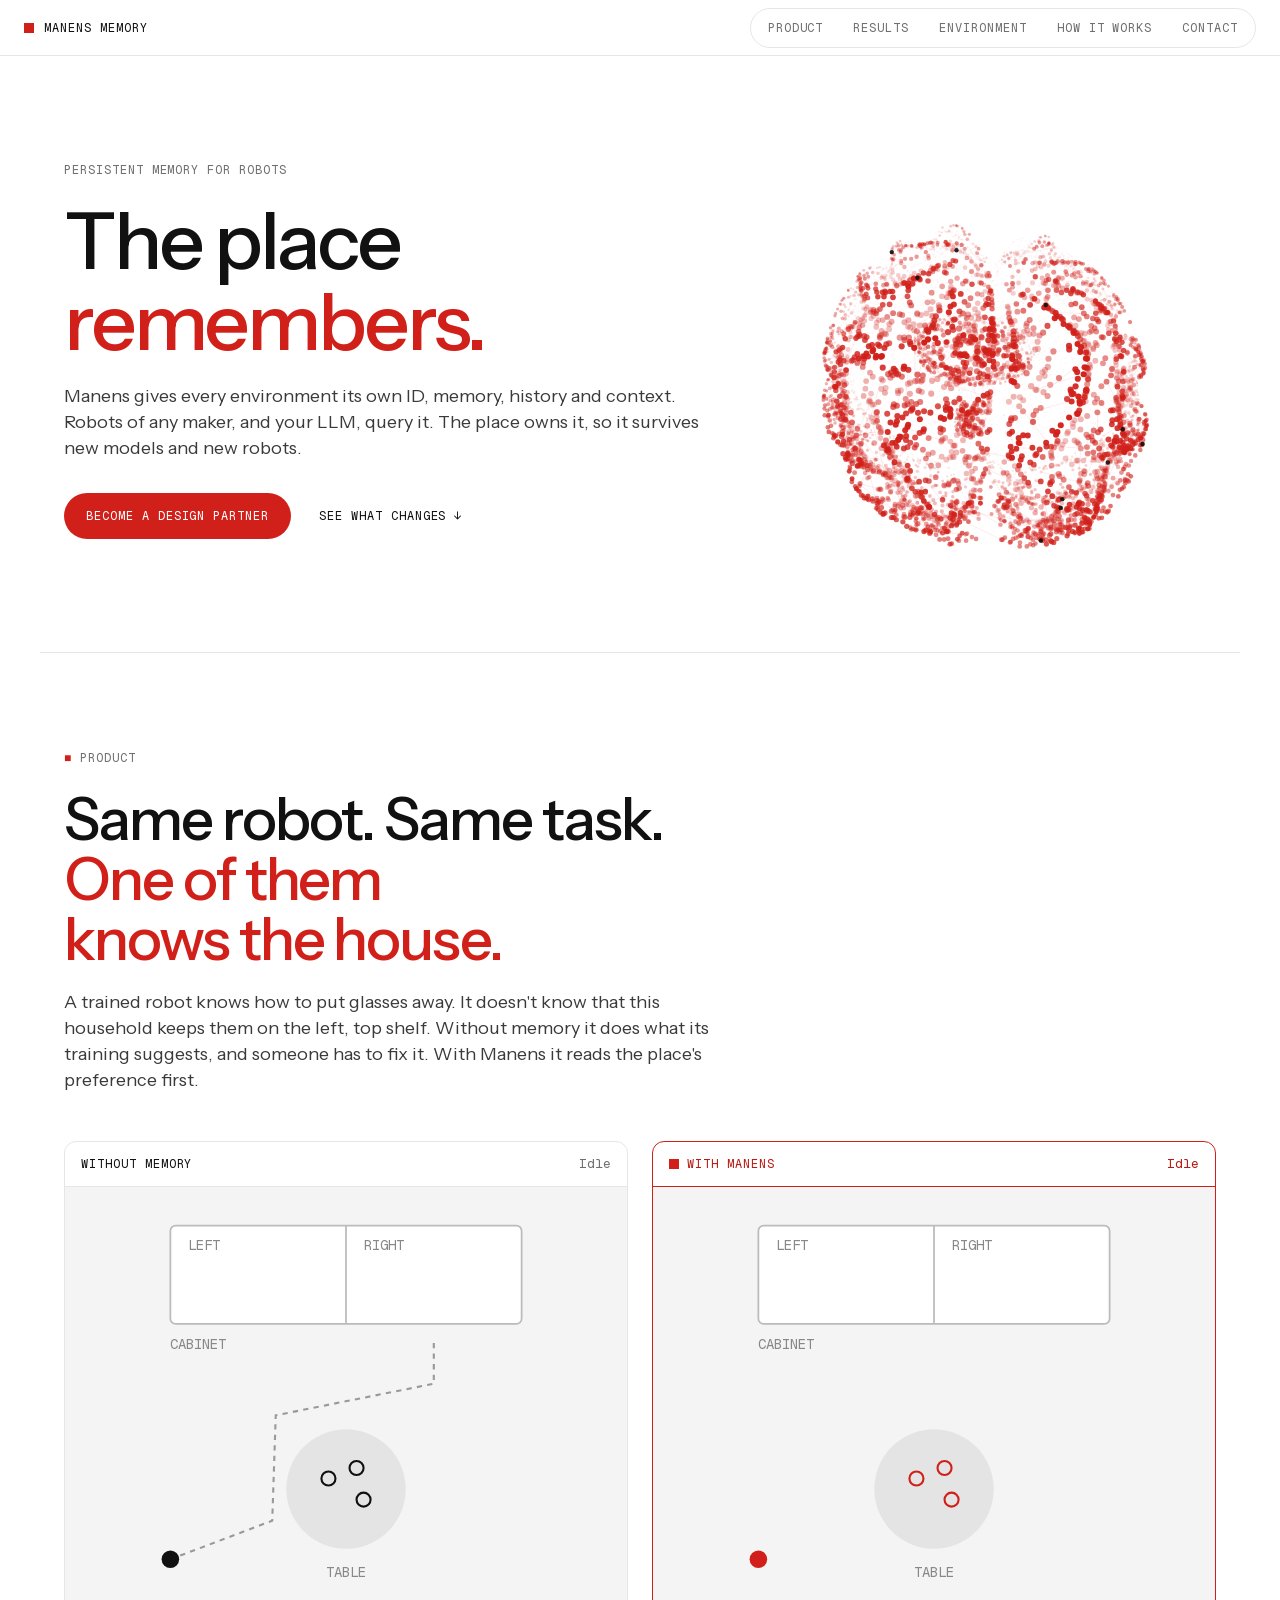
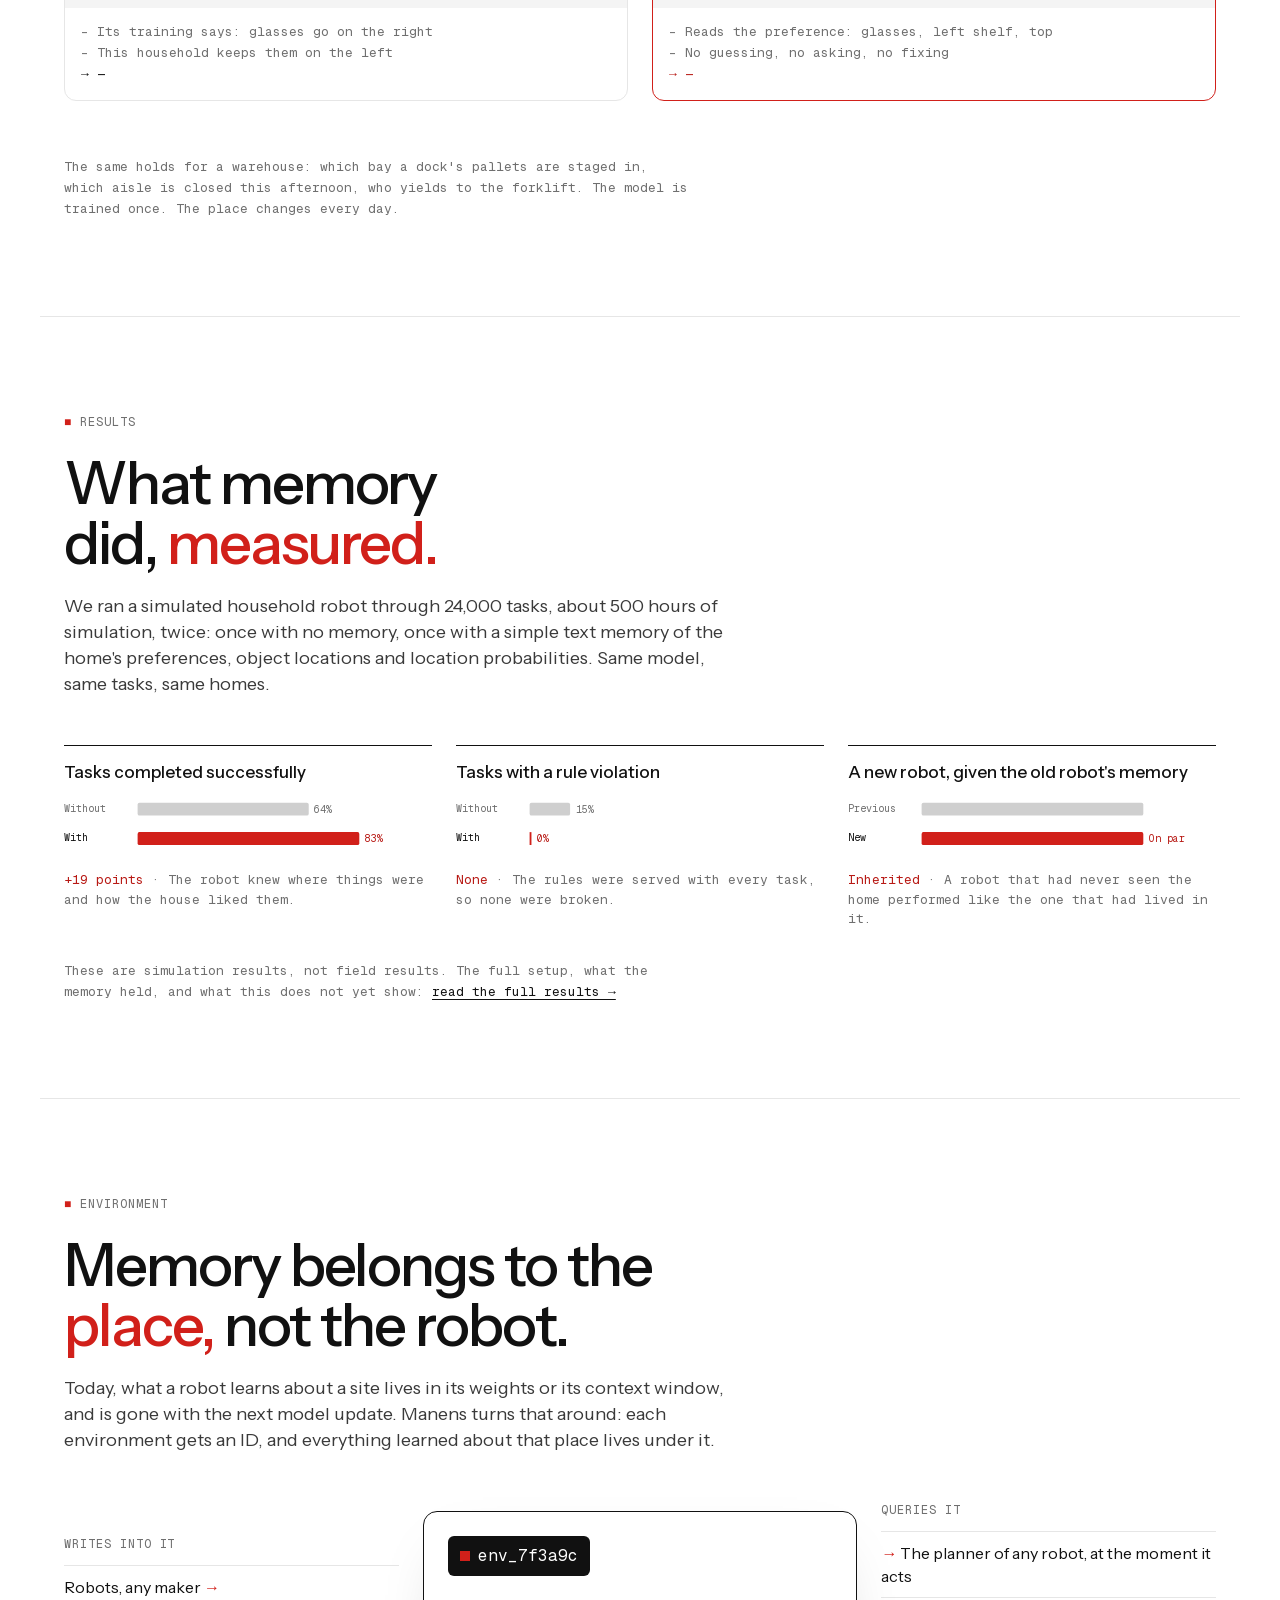
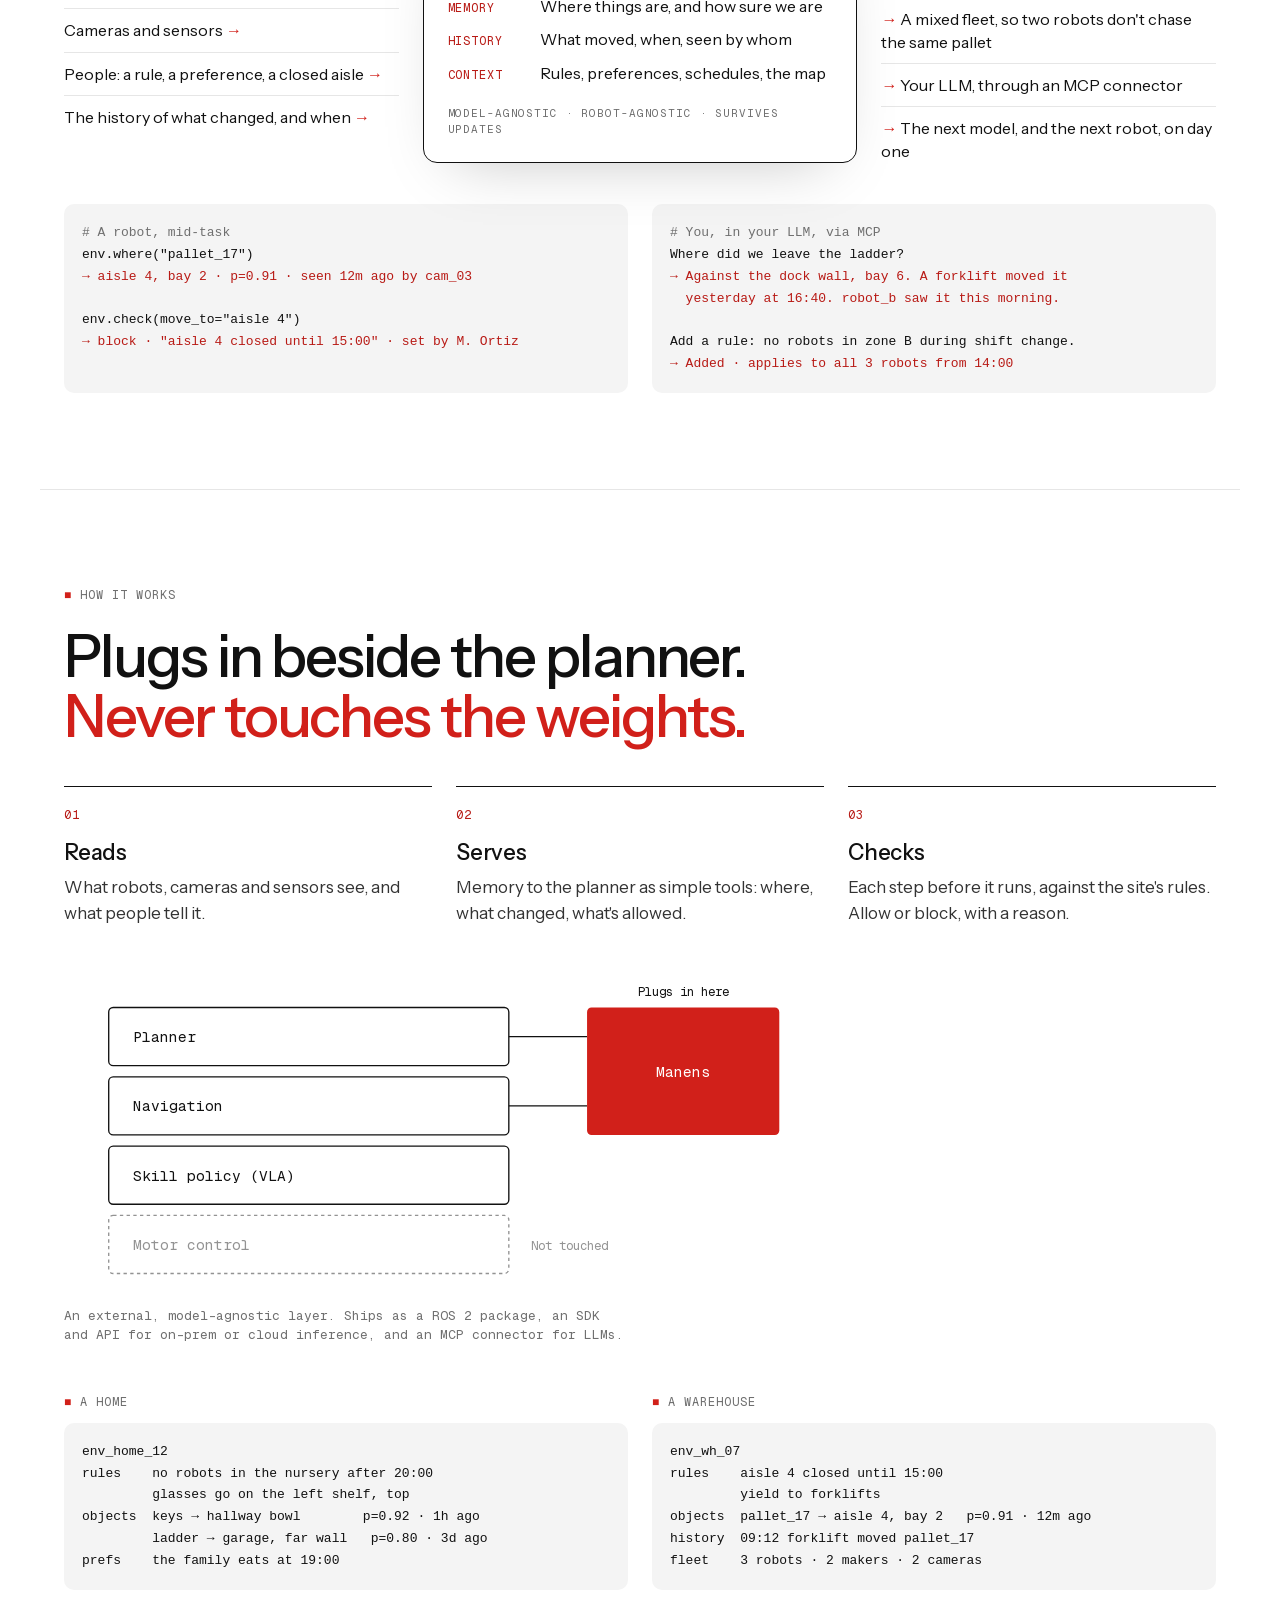
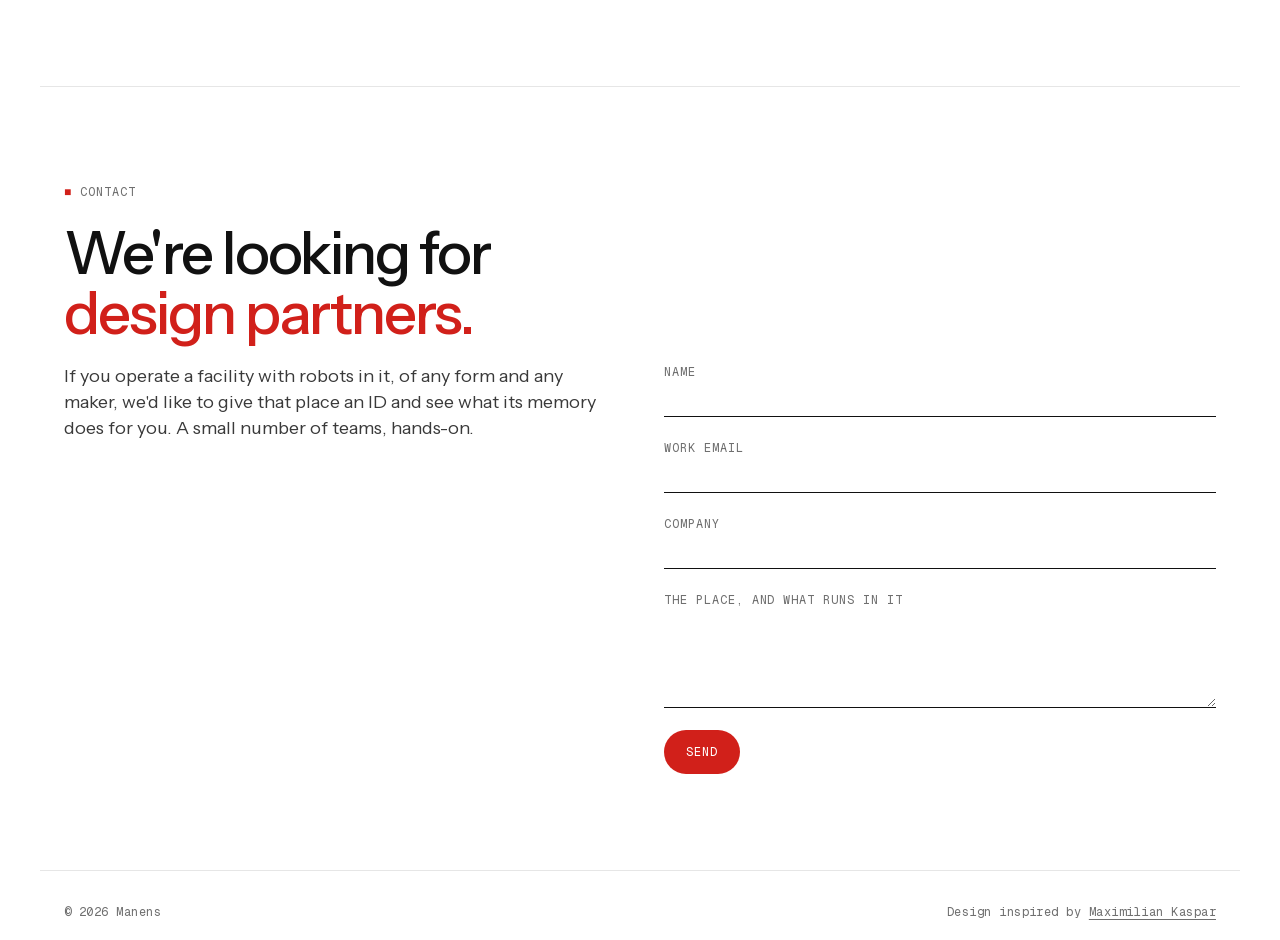
<file: index.html>
<!DOCTYPE html>
<html lang="en">
<head>
<meta charset="utf-8">
<meta name="viewport" content="width=device-width, initial-scale=1">
<meta http-equiv="Content-Security-Policy" content="default-src 'none'; style-src 'self'; script-src 'self'; font-src 'self'; img-src 'self' data:; base-uri 'none'; form-action https://api.web3forms.com">
<meta name="referrer" content="strict-origin-when-cross-origin">
<meta name="robots" content="index, follow">

<title>Manens – The place remembers</title>
<meta name="description" content="Manens gives every environment its own ID, memory, history and context. Robots of any maker and your LLM query it. The place owns it, so it survives new models and new robots.">
<meta name="theme-color" content="#ffffff">
<meta name="color-scheme" content="light">

<meta property="og:type" content="website">
<meta property="og:site_name" content="Manens">
<meta property="og:title" content="Manens – The place remembers">
<meta property="og:description" content="A persistent, model-agnostic memory layer owned by the environment, not the robot. Queryable by robots and LLMs.">

<link rel="icon" href="favicon.svg" type="image/svg+xml">
<link rel="preload" href="fonts/instrument-sans-var-latin.woff2" as="font" type="font/woff2" crossorigin>
<link rel="preload" href="fonts/geist-mono-400-latin.woff2" as="font" type="font/woff2" crossorigin>
<link rel="stylesheet" href="style.css">
</head>
<body>

<a class="skip-link" href="#main">Skip to content</a>

<header class="nav">
  <a class="wordmark" href="#top">
    <span class="blink" aria-hidden="true"></span>
    <span>Manens Memory</span>
  </a>
  <nav class="tabs" aria-label="Sections">
    <a href="#product" data-tab="product">Product</a>
    <a href="#results" data-tab="results">Results</a>
    <a href="#environment" data-tab="environment">Env<span class="tab-long">ironment</span></a>
    <a href="#how" data-tab="how">How<span class="tab-long"> it works</span></a>
    <a href="#contact" data-tab="contact">Contact</a>
  </nav>
</header>

<main id="main">

  <!-- ───────── hero ───────── -->
  <section class="hero" id="top">
    <div class="hero-copy">
      <p class="eyebrow">Persistent memory for robots</p>
      <h1 class="display">The place <em>remembers.</em></h1>
      <p class="lede">Manens gives every environment its own ID, memory, history and context. Robots of any maker, and your LLM, query it. The place owns it, so it survives new models and new robots.</p>
      <div class="actions">
        <a class="btn" href="#contact">Become a design partner</a>
        <a class="link" href="#product">See what changes ↓</a>
      </div>
    </div>

    <div class="brain" aria-hidden="true">
      <canvas id="brain"></canvas>
    </div>
  </section>

  <!-- ───────── product: with vs without ───────── -->
  <section class="section" id="product">
    <p class="label">Product</p>
    <h2 class="display">Same robot. Same task. <em class="line">One of them knows the house.</em></h2>
    <p class="lede">A trained robot knows how to put glasses away. It doesn't know that this household keeps them on the left, top shelf. Without memory it does what its training suggests, and someone has to fix it. With Manens it reads the place's preference first.</p>

    <div class="compare" data-compare>
      <figure class="panel panel-without">
        <figcaption class="panel-head">
          <span>Without memory</span>
          <span class="status" data-status="without">Idle</span>
        </figcaption>
        <svg viewBox="0 0 320 240" class="floor" role="img" aria-label="The robot puts the glasses on the wrong shelf; a person moves them">
          <rect width="320" height="240" fill="#f4f4f4"/>
          <!-- cabinet -->
          <rect x="60" y="22" width="200" height="56" rx="3" fill="#fff" stroke="#bbb"/>
          <path d="M160 22v56" stroke="#bbb"/>
          <text x="70" y="36" font-family="Geist Mono, monospace" font-size="8" fill="#888">LEFT</text>
          <text x="170" y="36" font-family="Geist Mono, monospace" font-size="8" fill="#888">RIGHT</text>
          <text x="60" y="92" font-family="Geist Mono, monospace" font-size="8" fill="#888">CABINET</text>
          <!-- table -->
          <circle cx="160" cy="172" r="34" fill="#e4e4e4"/>
          <text x="160" y="222" text-anchor="middle" font-family="Geist Mono, monospace" font-size="8" fill="#888">TABLE</text>
          <!-- glasses -->
          <g data-glasses fill="none" stroke="#111" stroke-width="1.2">
            <circle cx="150" cy="166" r="4"/><circle cx="166" cy="160" r="4"/><circle cx="170" cy="178" r="4"/>
          </g>
          <path data-route d="M60 212 L118 190 L120 130 L210 112 L210 86" fill="none" stroke="#999" stroke-width="1.2" stroke-dasharray="3 3"/>
          <circle data-bot r="5" cx="60" cy="212" fill="#111"/>
          <g data-flag opacity="0">
            <path d="M203 48l14 14M217 48l-14 14" stroke="#111" stroke-width="1.6"/>
            <text x="160" y="110" text-anchor="middle" font-family="Geist Mono, monospace" font-size="9" fill="#111">A person moves them to the left. Again.</text>
          </g>
        </svg>
        <ul class="panel-notes">
          <li>Its training says: glasses go on the right</li>
          <li>This household keeps them on the left</li>
          <li data-result="without">—</li>
        </ul>
      </figure>

      <figure class="panel panel-with">
        <figcaption class="panel-head">
          <span><span class="blink" aria-hidden="true"></span>With Manens</span>
          <span class="status" data-status="with">Idle</span>
        </figcaption>
        <svg viewBox="0 0 320 240" class="floor" role="img" aria-label="The robot reads the household preference and puts the glasses on the left shelf">
          <rect width="320" height="240" fill="#f4f4f4"/>
          <rect x="60" y="22" width="200" height="56" rx="3" fill="#fff" stroke="#bbb"/>
          <path d="M160 22v56" stroke="#bbb"/>
          <text x="70" y="36" font-family="Geist Mono, monospace" font-size="8" fill="#888">LEFT</text>
          <text x="170" y="36" font-family="Geist Mono, monospace" font-size="8" fill="#888">RIGHT</text>
          <text x="60" y="92" font-family="Geist Mono, monospace" font-size="8" fill="#888">CABINET</text>
          <circle cx="160" cy="172" r="34" fill="#e4e4e4"/>
          <text x="160" y="222" text-anchor="middle" font-family="Geist Mono, monospace" font-size="8" fill="#888">TABLE</text>
          <g data-glasses fill="none" stroke="#d1201a" stroke-width="1.2">
            <circle cx="150" cy="166" r="4"/><circle cx="166" cy="160" r="4"/><circle cx="170" cy="178" r="4"/>
          </g>
          <path data-route d="M60 212 L118 190 L120 130 L110 112 L110 86" fill="none" stroke="#d1201a" stroke-width="1.4"/>
          <circle data-bot r="5" cx="60" cy="212" fill="#d1201a"/>
          <text data-flag x="160" y="110" text-anchor="middle" font-family="Geist Mono, monospace" font-size="9" fill="#d1201a" opacity="0">env_home_12 · glasses → left shelf, top · p=0.97</text>
        </svg>
        <ul class="panel-notes">
          <li>Reads the preference: glasses, left shelf, top</li>
          <li>No guessing, no asking, no fixing</li>
          <li data-result="with">—</li>
        </ul>
      </figure>
    </div>

    <p class="compare-note">The same holds for a warehouse: which bay a dock's pallets are staged in, which aisle is closed this afternoon, who yields to the forklift. The model is trained once. The place changes every day.</p>
  </section>

  <!-- ───────── results ───────── -->
  <section class="section" id="results">
    <p class="label">Results</p>
    <h2 class="display">What memory did, <em>measured.</em></h2>
    <p class="lede">We ran a simulated household robot through 24,000 tasks, about 500 hours of simulation, twice: once with no memory, once with a simple text memory of the home's preferences, object locations and location probabilities. Same model, same tasks, same homes.</p>

    <div class="results">
      <div class="result">
        <p class="result-title">Tasks completed successfully</p>
        <svg viewBox="0 0 400 64" class="bars" role="img" aria-label="64 percent without memory, 83 percent with memory">
          <text x="0" y="14" font-family="Geist Mono, monospace" font-size="11" fill="#6f6f6f">Without</text>
          <rect x="80" y="4" width="186" height="14" rx="2" fill="#cfcfcf"/>
          <text x="272" y="15" font-family="Geist Mono, monospace" font-size="11" fill="#6f6f6f">64%</text>
          <text x="0" y="46" font-family="Geist Mono, monospace" font-size="11" fill="#111">With</text>
          <rect x="80" y="36" width="241" height="14" rx="2" fill="#d1201a"/>
          <text x="327" y="47" font-family="Geist Mono, monospace" font-size="11" fill="#b81a15">83%</text>
        </svg>
        <p class="result-delta"><em>+19 points</em> · The robot knew where things were and how the house liked them.</p>
      </div>

      <div class="result">
        <p class="result-title">Tasks with a rule violation</p>
        <svg viewBox="0 0 400 64" class="bars" role="img" aria-label="15 percent without memory, 0 percent with memory">
          <text x="0" y="14" font-family="Geist Mono, monospace" font-size="11" fill="#6f6f6f">Without</text>
          <rect x="80" y="4" width="44" height="14" rx="2" fill="#cfcfcf"/>
          <text x="130" y="15" font-family="Geist Mono, monospace" font-size="11" fill="#6f6f6f">15%</text>
          <text x="0" y="46" font-family="Geist Mono, monospace" font-size="11" fill="#111">With</text>
          <rect x="80" y="36" width="2" height="14" fill="#d1201a"/>
          <text x="88" y="47" font-family="Geist Mono, monospace" font-size="11" fill="#b81a15">0%</text>
        </svg>
        <p class="result-delta"><em>None</em> · The rules were served with every task, so none were broken.</p>
      </div>

      <div class="result">
        <p class="result-title">A new robot, given the old robot's memory</p>
        <svg viewBox="0 0 400 64" class="bars" role="img" aria-label="The new robot performed on par with the previous one">
          <text x="0" y="14" font-family="Geist Mono, monospace" font-size="11" fill="#6f6f6f">Previous</text>
          <rect x="80" y="4" width="241" height="14" rx="2" fill="#cfcfcf"/>
          <text x="0" y="46" font-family="Geist Mono, monospace" font-size="11" fill="#111">New</text>
          <rect x="80" y="36" width="241" height="14" rx="2" fill="#d1201a"/>
          <text x="327" y="47" font-family="Geist Mono, monospace" font-size="11" fill="#b81a15">On par</text>
        </svg>
        <p class="result-delta"><em>Inherited</em> · A robot that had never seen the home performed like the one that had lived in it.</p>
      </div>
    </div>

    <p class="results-foot">These are simulation results, not field results. The full setup, what the memory held, and what this does not yet show: <a href="results/">read the full results →</a></p>
  </section>

  <!-- ───────── environment ───────── -->
  <section class="section" id="environment">
    <p class="label">Environment</p>
    <h2 class="display">Memory belongs to the <em>place,</em> not the robot.</h2>
    <p class="lede">Today, what a robot learns about a site lives in its weights or its context window, and is gone with the next model update. Manens turns that around: each environment gets an ID, and everything learned about that place lives under it.</p>

    <div class="env">
      <div class="env-col env-writes">
        <p class="env-head">Writes into it</p>
        <ul>
          <li>Robots, any maker</li>
          <li>Cameras and sensors</li>
          <li>People: a rule, a preference, a closed aisle</li>
          <li>The history of what changed, and when</li>
        </ul>
      </div>

      <div class="env-card">
        <p class="env-id"><span class="blink" aria-hidden="true"></span>env_7f3a9c</p>
        <dl class="env-fields">
          <div><dt>Memory</dt><dd>Where things are, and how sure we are</dd></div>
          <div><dt>History</dt><dd>What moved, when, seen by whom</dd></div>
          <div><dt>Context</dt><dd>Rules, preferences, schedules, the map</dd></div>
        </dl>
        <p class="env-foot">Model-agnostic · Robot-agnostic · Survives updates</p>
      </div>

      <div class="env-col env-reads">
        <p class="env-head">Queries it</p>
        <ul>
          <li>The planner of any robot, at the moment it acts</li>
          <li>A mixed fleet, so two robots don't chase the same pallet</li>
          <li>Your LLM, through an MCP connector</li>
          <li>The next model, and the next robot, on day one</li>
        </ul>
      </div>
    </div>

    <div class="queries">
      <pre class="q"><code><span class="c"># A robot, mid-task</span>
env.where("pallet_17")
<span class="r">→ aisle 4, bay 2 · p=0.91 · seen 12m ago by cam_03</span>

env.check(move_to="aisle 4")
<span class="r">→ block · "aisle 4 closed until 15:00" · set by M. Ortiz</span></code></pre>
      <pre class="q"><code><span class="c"># You, in your LLM, via MCP</span>
Where did we leave the ladder?
<span class="r">→ Against the dock wall, bay 6. A forklift moved it
  yesterday at 16:40. robot_b saw it this morning.</span>

Add a rule: no robots in zone B during shift change.
<span class="r">→ Added · applies to all 3 robots from 14:00</span></code></pre>
    </div>
  </section>

  <!-- ───────── how it works ───────── -->
  <section class="section" id="how">
    <p class="label">How it works</p>
    <h2 class="display">Plugs in beside the planner. <em>Never touches the weights.</em></h2>

    <ol class="steps">
      <li><span class="n">01</span><h3>Reads</h3><p>What robots, cameras and sensors see, and what people tell it.</p></li>
      <li><span class="n">02</span><h3>Serves</h3><p>Memory to the planner as simple tools: where, what changed, what's allowed.</p></li>
      <li><span class="n">03</span><h3>Checks</h3><p>Each step before it runs, against the site's rules. Allow or block, with a reason.</p></li>
    </ol>

    <figure class="stack">
      <svg viewBox="0 0 680 284" role="img" aria-label="Where Manens sits in the robot stack">
        <g fill="none" stroke="#111" stroke-width="1.2">
          <rect x="40" y="30" width="358" height="52" rx="4"/><rect x="40" y="92" width="358" height="52" rx="4"/><rect x="40" y="154" width="358" height="52" rx="4"/>
          <rect x="40" y="216" width="358" height="52" rx="4" stroke-dasharray="3 3" opacity=".45"/>
          <path d="M398 56h70M398 118h70"/>
        </g>
        <rect x="468" y="30" width="172" height="114" rx="4" fill="#d1201a"/>
        <g font-family="Geist Mono, monospace" font-size="13" fill="#111">
          <text x="62" y="61">Planner</text><text x="62" y="123">Navigation</text><text x="62" y="185">Skill policy (VLA)</text><text x="62" y="247" opacity=".45">Motor control</text>
          <text x="418" y="247" opacity=".45" font-size="11">Not touched</text>
          <text x="554" y="92" text-anchor="middle" fill="#fff">Manens</text>
          <text x="554" y="20" text-anchor="middle" font-size="11">Plugs in here</text>
        </g>
      </svg>
      <figcaption>An external, model-agnostic layer. Ships as a ROS 2 package, an SDK and API for on-prem or cloud inference, and an MCP connector for LLMs.</figcaption>
    </figure>

    <div class="examples">
      <div class="example">
        <p class="label">A home</p>
        <pre><code>env_home_12
rules    no robots in the nursery after 20:00
         glasses go on the left shelf, top
objects  keys → hallway bowl        p=0.92 · 1h ago
         ladder → garage, far wall   p=0.80 · 3d ago
prefs    the family eats at 19:00</code></pre>
      </div>
      <div class="example">
        <p class="label">A warehouse</p>
        <pre><code>env_wh_07
rules    aisle 4 closed until 15:00
         yield to forklifts
objects  pallet_17 → aisle 4, bay 2   p=0.91 · 12m ago
history  09:12 forklift moved pallet_17
fleet    3 robots · 2 makers · 2 cameras</code></pre>
      </div>
    </div>
  </section>

  <!-- ───────── contact ───────── -->
  <section class="section section-contact" id="contact">
    <p class="label">Contact</p>
    <h2 class="display">We're looking for <em>design partners.</em></h2>
    <div class="contact-grid">
      <p class="lede">If you operate a facility with robots in it, of any form and any maker, we'd like to give that place an ID and see what its memory does for you. A small number of teams, hands-on.</p>

      <form class="form" action="https://api.web3forms.com/submit" method="POST">
        <input type="hidden" name="access_key" value="5e829d3a-5028-4300-98e3-d2602bb4ca64">
        <input type="hidden" name="subject" value="Manens — new design partner enquiry">
        <input type="hidden" name="from_name" value="manensmemory.com">
        <input type="hidden" name="redirect" value="https://manensmemory.com/contact/thanks/">
        <input type="checkbox" name="botcheck" class="botcheck" tabindex="-1" autocomplete="off">

        <label class="field"><span>Name</span><input name="name" type="text" autocomplete="name" required></label>
        <label class="field"><span>Work email</span><input name="email" type="email" autocomplete="email" required></label>
        <label class="field"><span>Company</span><input name="company" type="text" autocomplete="organization"></label>
        <label class="field"><span>The place, and what runs in it</span><textarea name="message" rows="4" required></textarea></label>
        <button class="btn" type="submit">Send</button>
      </form>
    </div>
  </section>

</main>

<footer class="footer">
  <p>© 2026 Manens</p>
  <p>Design inspired by <a href="https://www.maximiliankaspar.com/" rel="noopener">Maximilian Kaspar</a></p>
</footer>

<script src="script.js"></script>
</body>
</html>
</file>
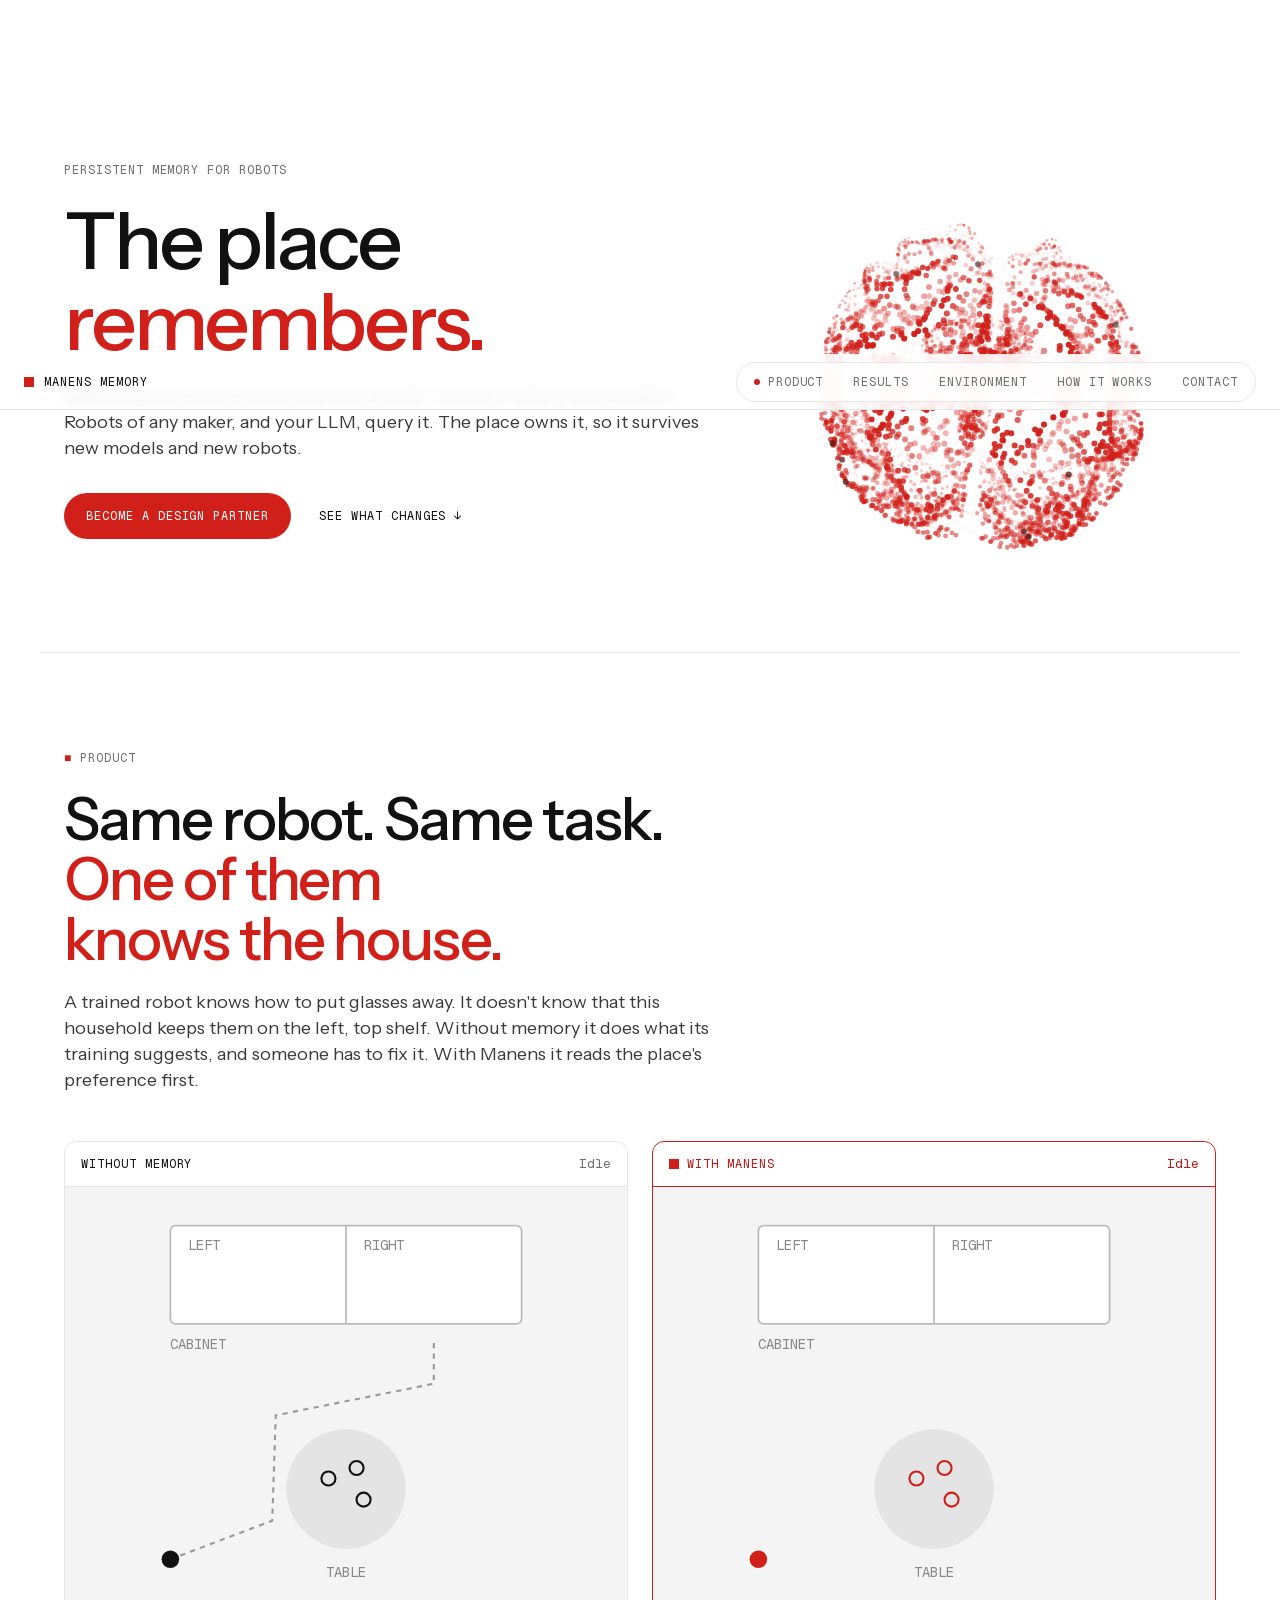
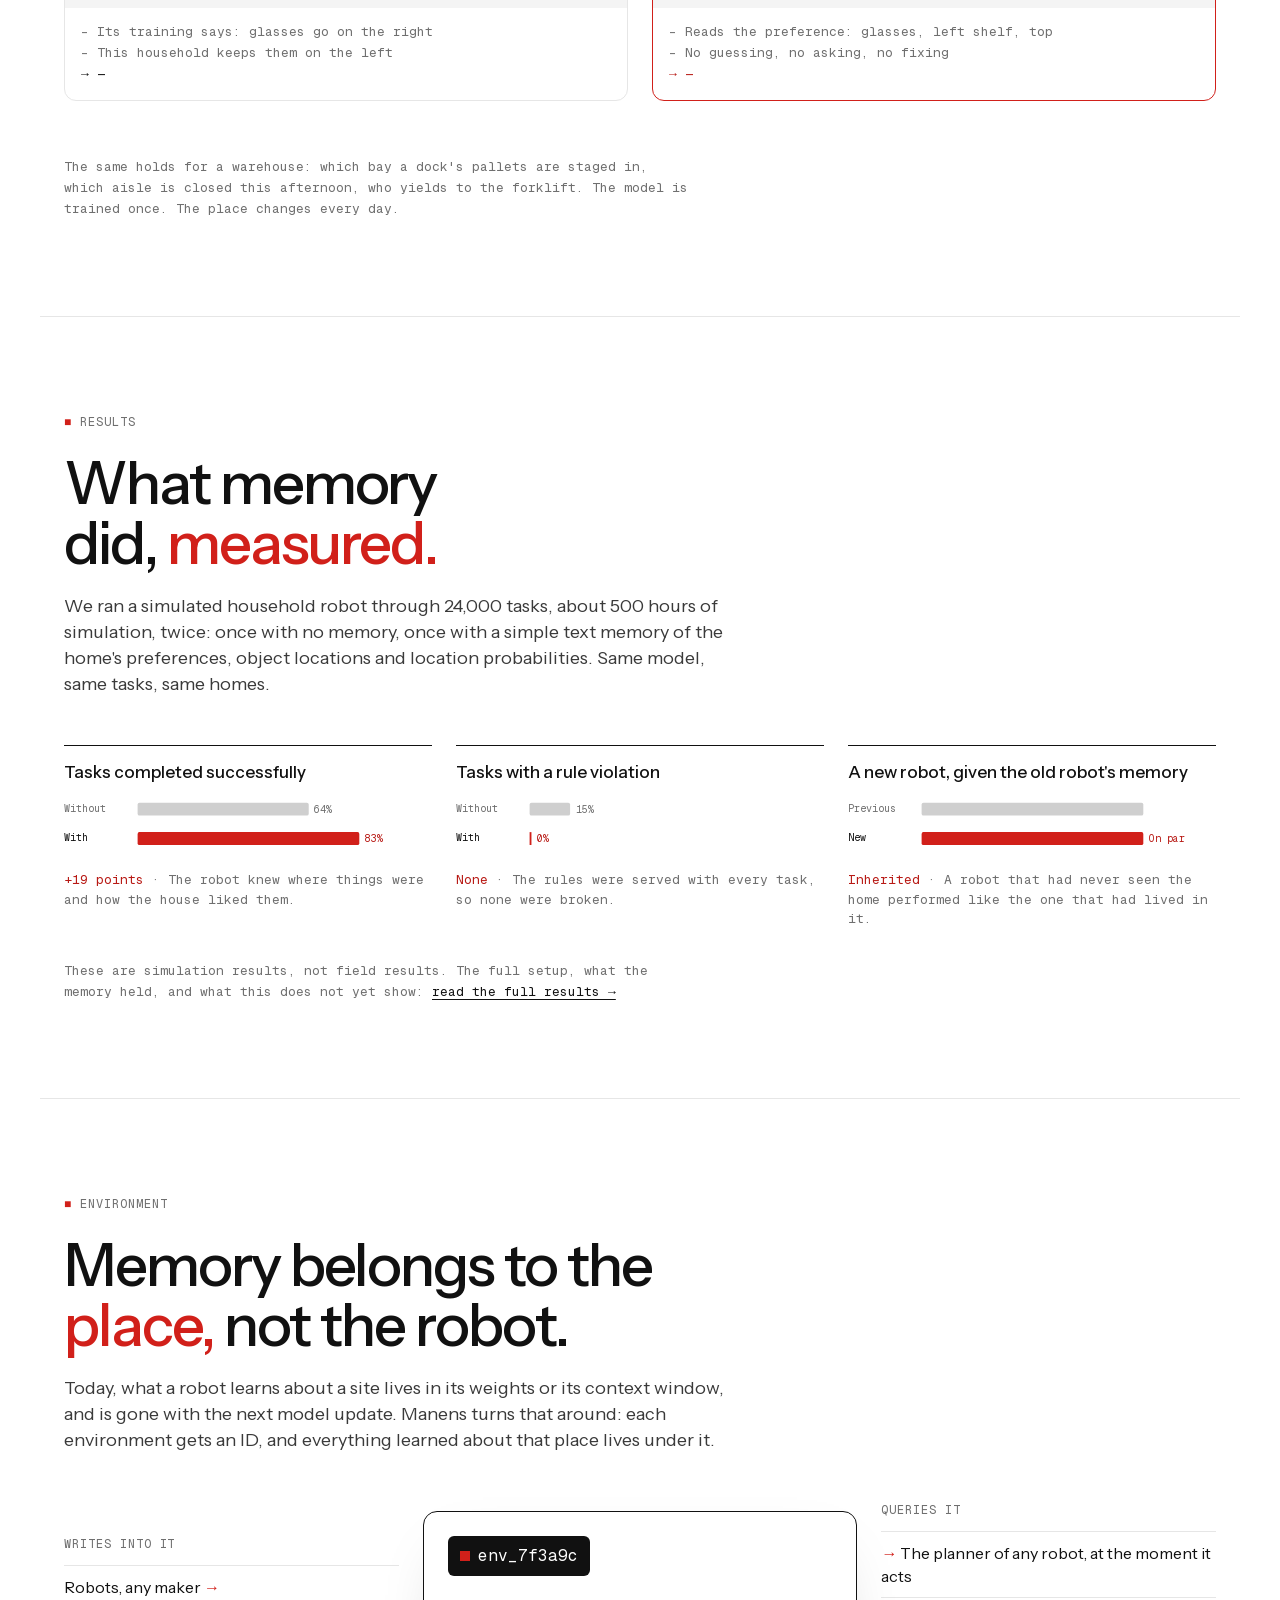
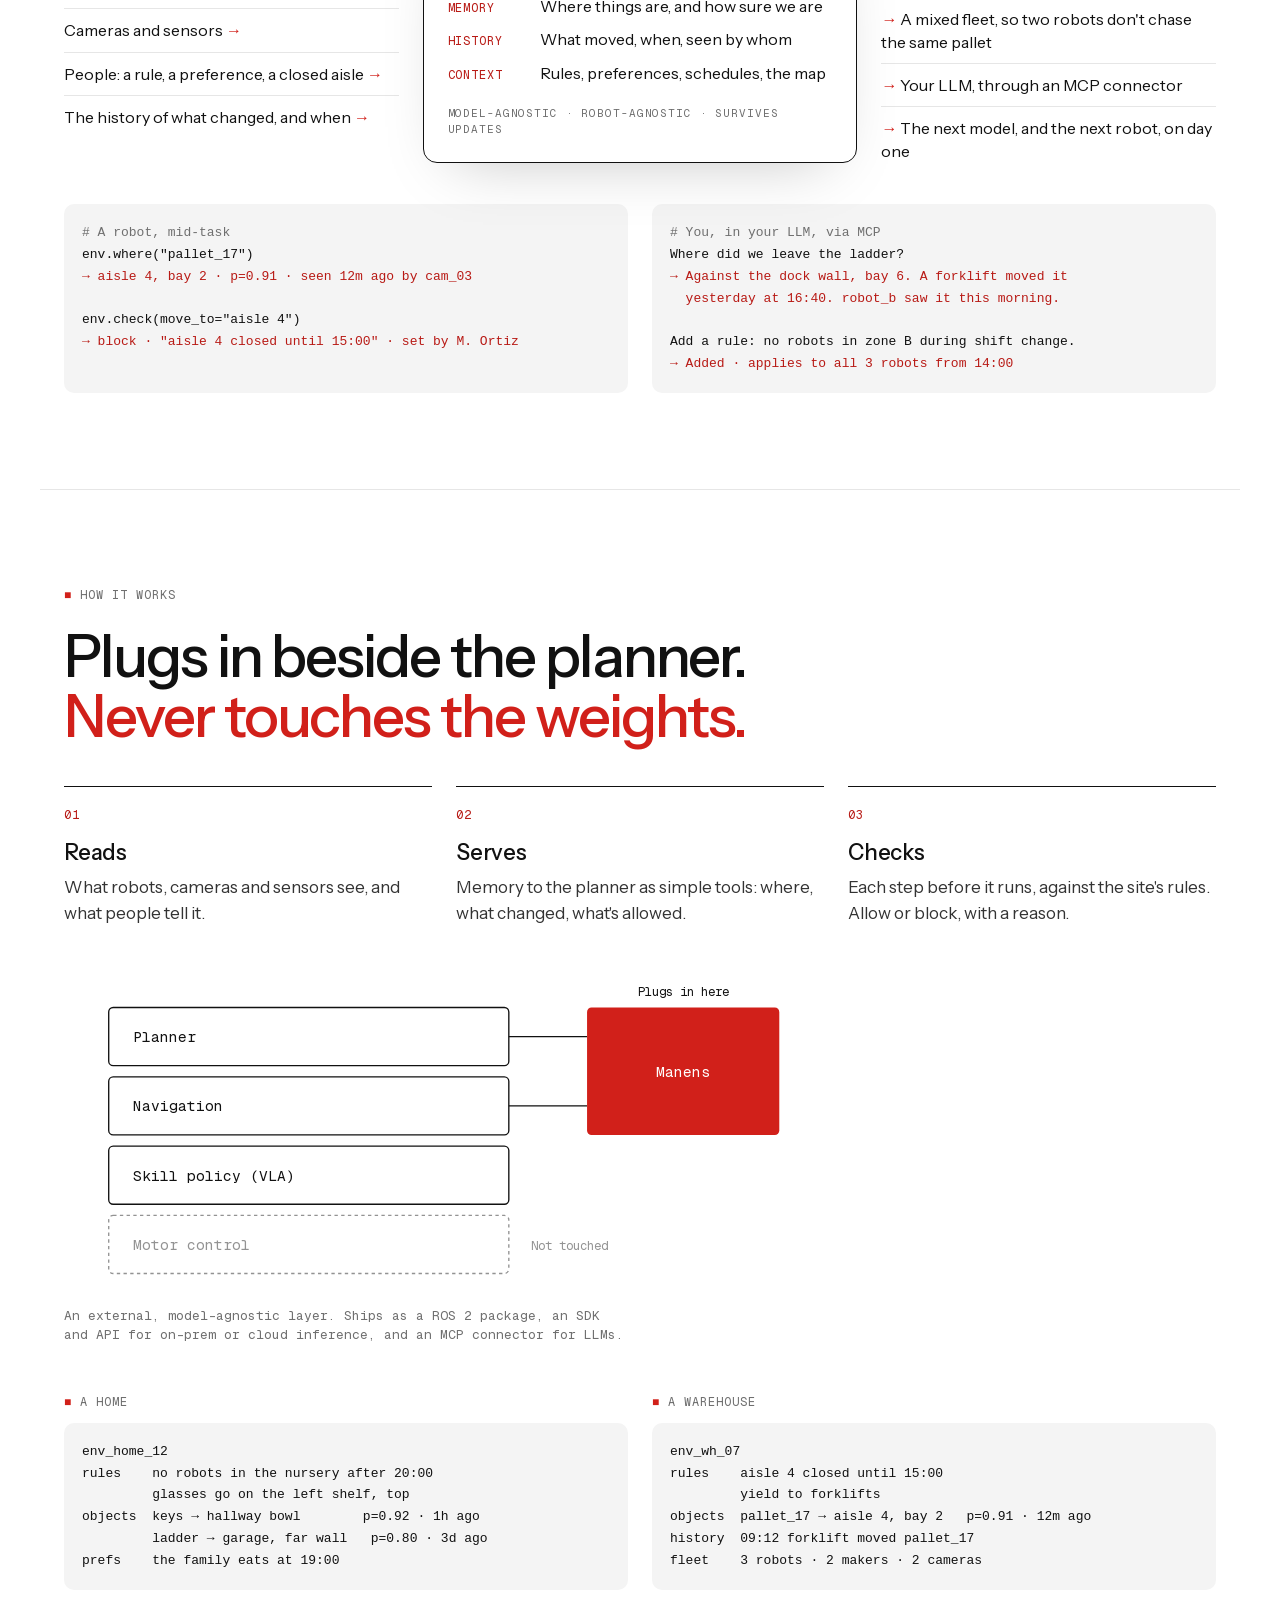
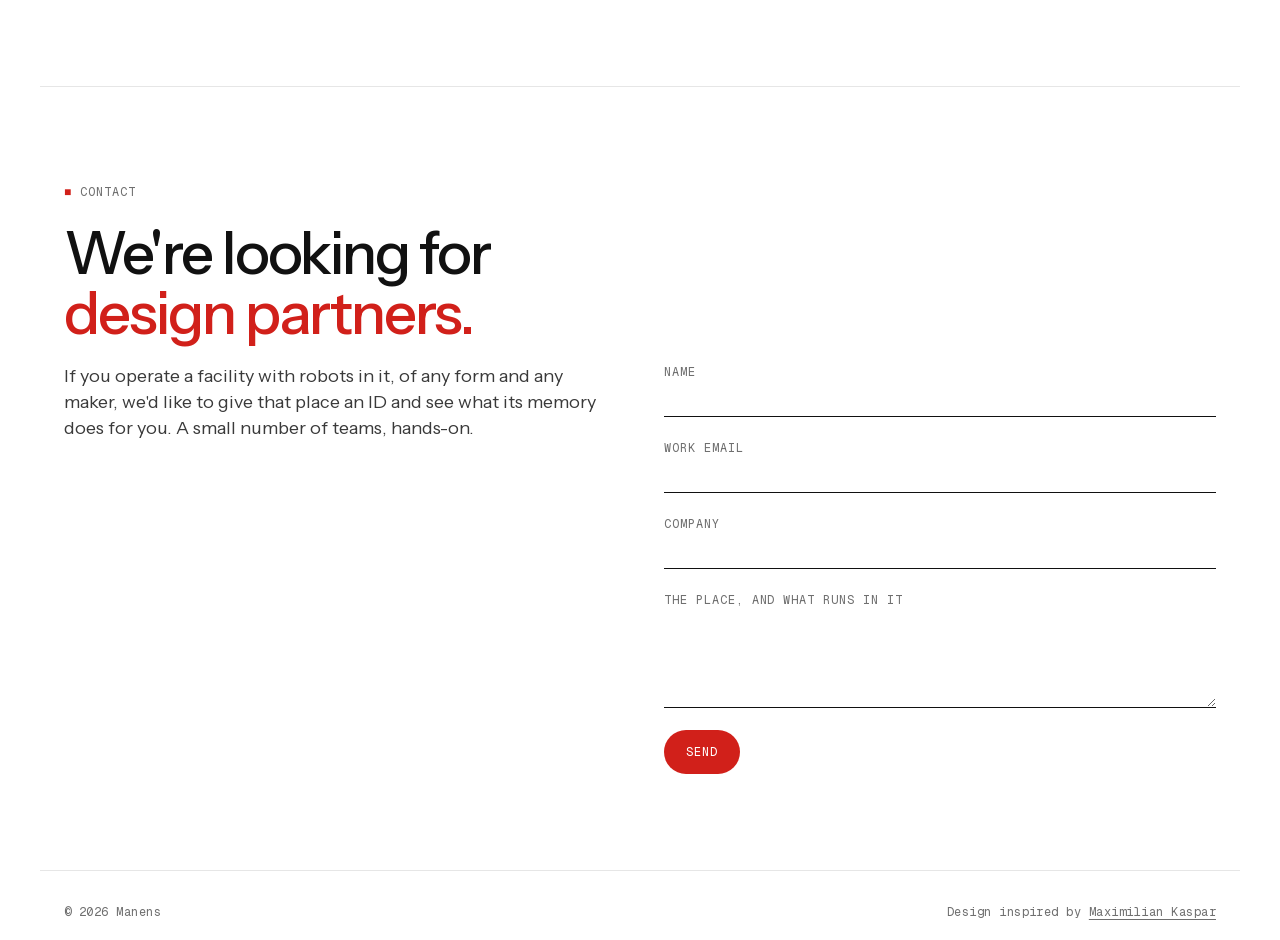
<file: contact/index.html>
<!DOCTYPE html>
<html lang="en">
<head>
<meta charset="utf-8">
<meta http-equiv="refresh" content="0; url=/#contact">
<meta name="robots" content="noindex">
<title>Contact — manens</title>
<link rel="canonical" href="https://manensmemory.com/#contact">
</head>
<body>
<p>The contact form moved to <a href="/#contact">the home page</a>.</p>
</body>
</html>
</file>
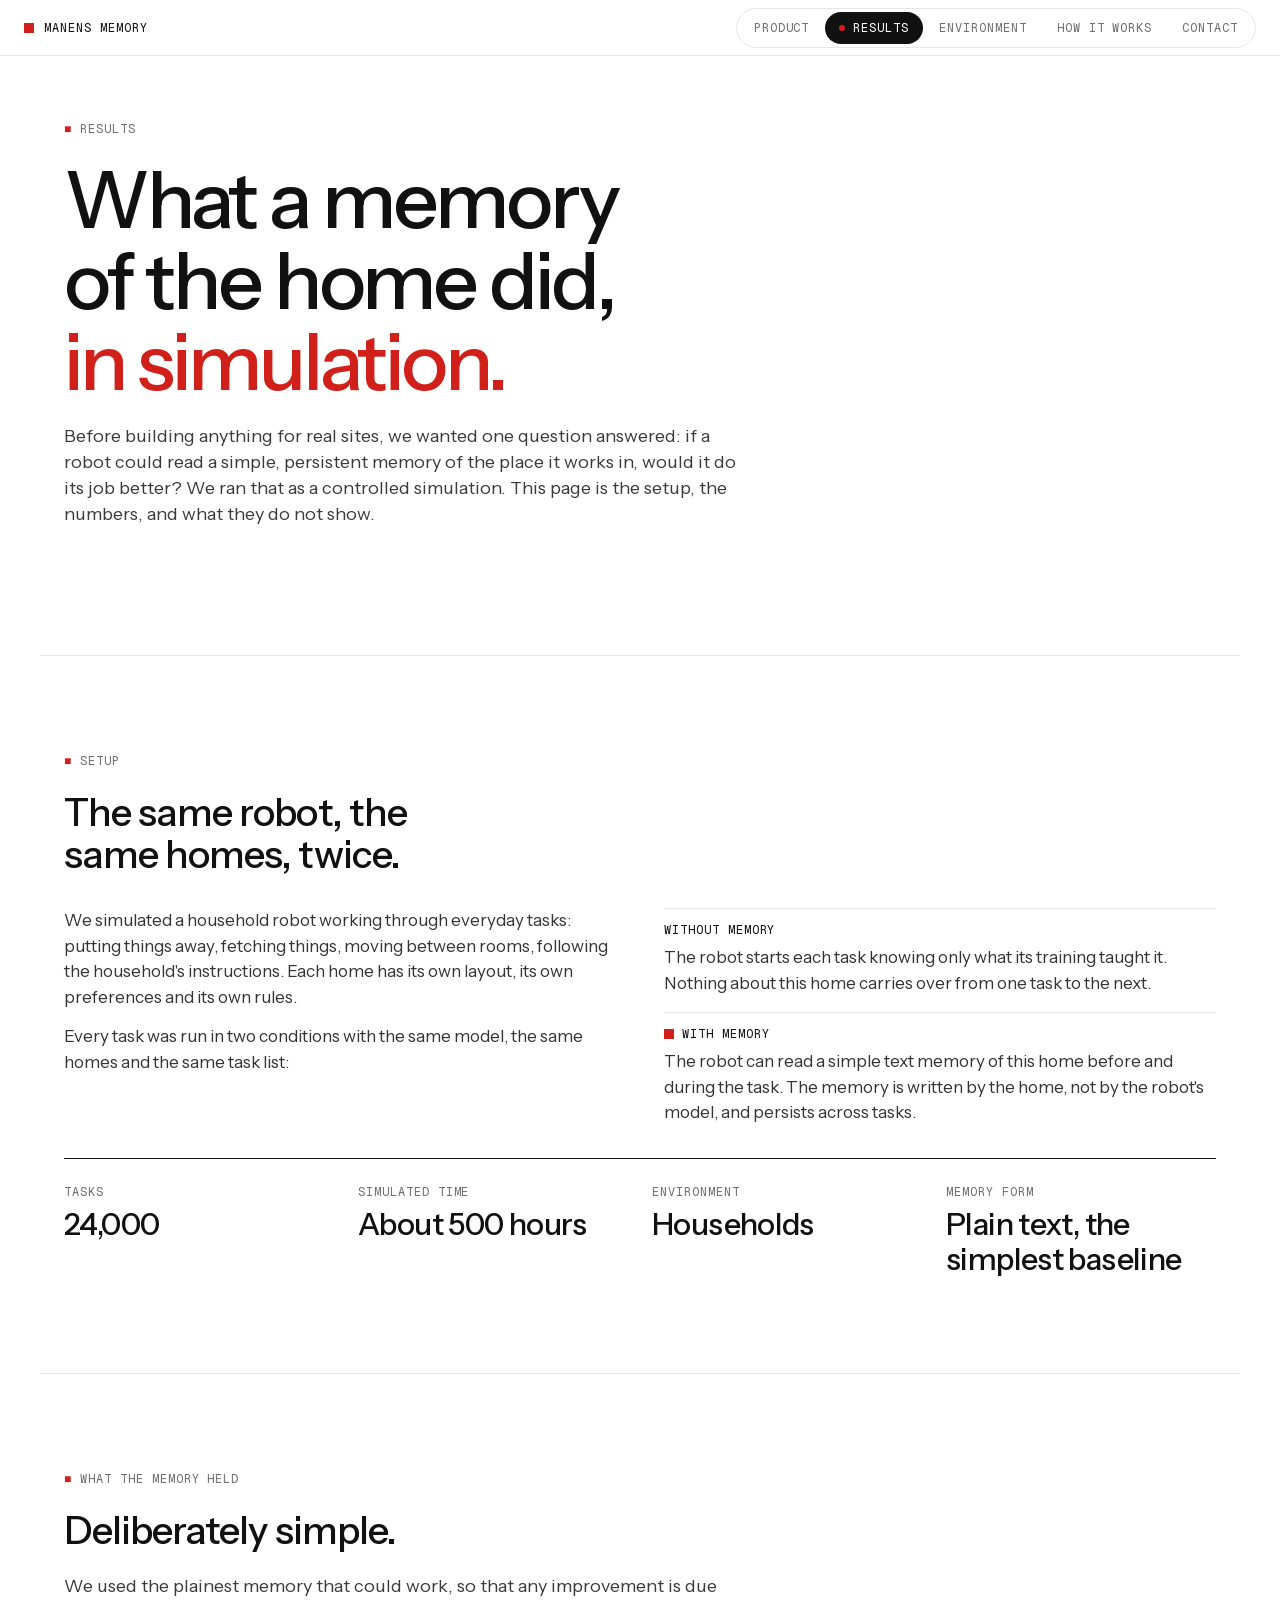
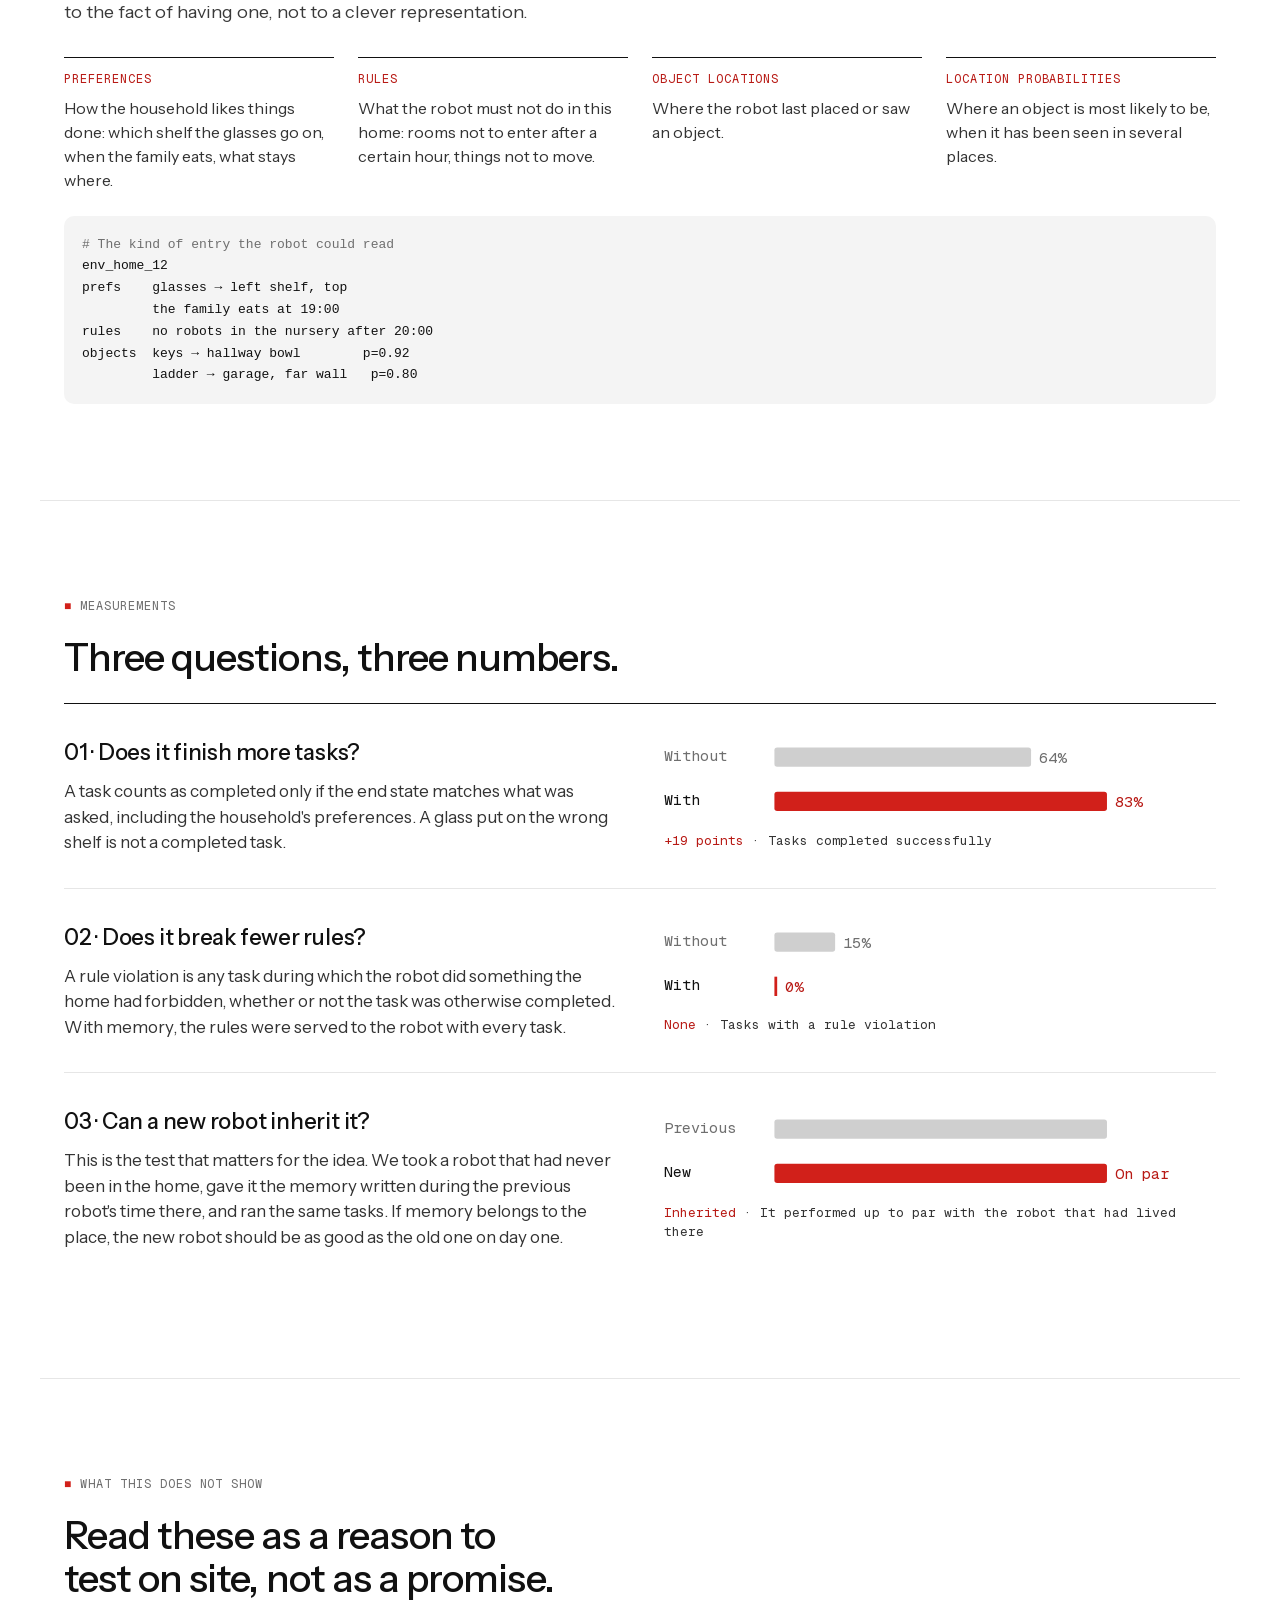
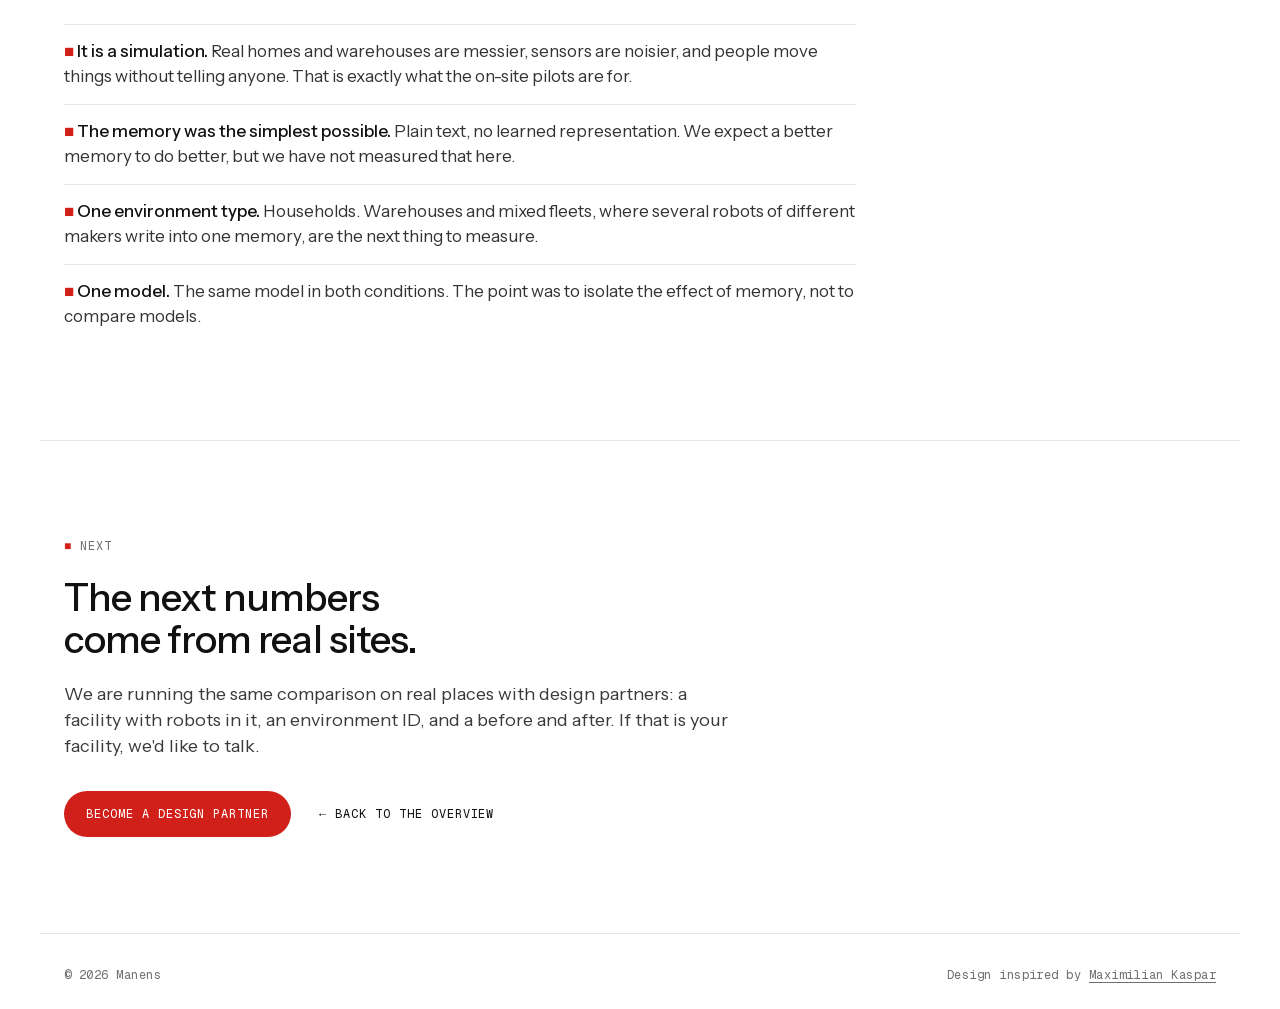
<file: results/index.html>
<!DOCTYPE html>
<html lang="en">
<head>
<meta charset="utf-8">
<meta name="viewport" content="width=device-width, initial-scale=1">
<meta http-equiv="Content-Security-Policy" content="default-src 'none'; style-src 'self'; script-src 'self'; font-src 'self'; img-src 'self' data:; base-uri 'none'; form-action 'none'">
<meta name="referrer" content="strict-origin-when-cross-origin">
<meta name="robots" content="index, follow">

<title>Manens – Simulation results</title>
<meta name="description" content="What a simple persistent memory of a home did for a simulated household robot across 24,000 tasks: task success, rule violations, and whether a new robot can inherit the memory.">
<meta name="theme-color" content="#ffffff">
<meta name="color-scheme" content="light">

<link rel="icon" href="../favicon.svg" type="image/svg+xml">
<link rel="preload" href="../fonts/instrument-sans-var-latin.woff2" as="font" type="font/woff2" crossorigin>
<link rel="preload" href="../fonts/geist-mono-400-latin.woff2" as="font" type="font/woff2" crossorigin>
<link rel="stylesheet" href="../style.css">
</head>
<body>

<a class="skip-link" href="#main">Skip to content</a>

<header class="nav">
  <a class="wordmark" href="../">
    <span class="blink" aria-hidden="true"></span>
    <span>Manens Memory</span>
  </a>
  <nav class="tabs" aria-label="Sections">
    <a href="../#product">Product</a>
    <a href="./" class="active">Results</a>
    <a href="../#environment">Env<span class="tab-long">ironment</span></a>
    <a href="../#how">How<span class="tab-long"> it works</span></a>
    <a href="../#contact">Contact</a>
  </nav>
</header>

<main id="main" class="page">

  <section class="section section-first">
    <p class="label">Results</p>
    <h1 class="display">What a memory of the home did, <em>in simulation.</em></h1>
    <p class="lede">Before building anything for real sites, we wanted one question answered: if a robot could read a simple, persistent memory of the place it works in, would it do its job better? We ran that as a controlled simulation. This page is the setup, the numbers, and what they do not show.</p>
  </section>

  <section class="section">
    <p class="label">Setup</p>
    <h2 class="display-sm">The same robot, the same homes, twice.</h2>
    <div class="prose-grid">
      <div>
        <p>We simulated a household robot working through everyday tasks: putting things away, fetching things, moving between rooms, following the household's instructions. Each home has its own layout, its own preferences and its own rules.</p>
        <p>Every task was run in two conditions with the same model, the same homes and the same task list:</p>
      </div>
      <dl class="conditions">
        <div>
          <dt>Without memory</dt>
          <dd>The robot starts each task knowing only what its training taught it. Nothing about this home carries over from one task to the next.</dd>
        </div>
        <div>
          <dt><span class="blink" aria-hidden="true"></span>With memory</dt>
          <dd>The robot can read a simple text memory of this home before and during the task. The memory is written by the home, not by the robot's model, and persists across tasks.</dd>
        </div>
      </dl>
    </div>
    <dl class="facts">
      <div><dt>Tasks</dt><dd>24,000</dd></div>
      <div><dt>Simulated time</dt><dd>About 500 hours</dd></div>
      <div><dt>Environment</dt><dd>Households</dd></div>
      <div><dt>Memory form</dt><dd>Plain text, the simplest baseline</dd></div>
    </dl>
  </section>

  <section class="section">
    <p class="label">What the memory held</p>
    <h2 class="display-sm">Deliberately simple.</h2>
    <p class="lede">We used the plainest memory that could work, so that any improvement is due to the fact of having one, not to a clever representation.</p>
    <div class="held">
      <div class="held-item">
        <p class="held-title">Preferences</p>
        <p>How the household likes things done: which shelf the glasses go on, when the family eats, what stays where.</p>
      </div>
      <div class="held-item">
        <p class="held-title">Rules</p>
        <p>What the robot must not do in this home: rooms not to enter after a certain hour, things not to move.</p>
      </div>
      <div class="held-item">
        <p class="held-title">Object locations</p>
        <p>Where the robot last placed or saw an object.</p>
      </div>
      <div class="held-item">
        <p class="held-title">Location probabilities</p>
        <p>Where an object is most likely to be, when it has been seen in several places.</p>
      </div>
    </div>
    <pre class="q"><code><span class="c"># The kind of entry the robot could read</span>
env_home_12
prefs    glasses → left shelf, top
         the family eats at 19:00
rules    no robots in the nursery after 20:00
objects  keys → hallway bowl        p=0.92
         ladder → garage, far wall   p=0.80</code></pre>
  </section>

  <section class="section">
    <p class="label">Measurements</p>
    <h2 class="display-sm">Three questions, three numbers.</h2>

    <div class="measure">
      <div class="measure-text">
        <h3>01 · Does it finish more tasks?</h3>
        <p>A task counts as completed only if the end state matches what was asked, including the household's preferences. A glass put on the wrong shelf is not a completed task.</p>
      </div>
      <div class="measure-chart">
        <svg viewBox="0 0 400 64" class="bars" role="img" aria-label="64 percent without memory, 83 percent with memory">
          <text x="0" y="14" font-family="Geist Mono, monospace" font-size="11" fill="#6f6f6f">Without</text>
          <rect x="80" y="4" width="186" height="14" rx="2" fill="#cfcfcf"/>
          <text x="272" y="15" font-family="Geist Mono, monospace" font-size="11" fill="#6f6f6f">64%</text>
          <text x="0" y="46" font-family="Geist Mono, monospace" font-size="11" fill="#111">With</text>
          <rect x="80" y="36" width="241" height="14" rx="2" fill="#d1201a"/>
          <text x="327" y="47" font-family="Geist Mono, monospace" font-size="11" fill="#b81a15">83%</text>
        </svg>
        <p class="result-delta"><em>+19 points</em> · Tasks completed successfully</p>
      </div>
    </div>

    <div class="measure">
      <div class="measure-text">
        <h3>02 · Does it break fewer rules?</h3>
        <p>A rule violation is any task during which the robot did something the home had forbidden, whether or not the task was otherwise completed. With memory, the rules were served to the robot with every task.</p>
      </div>
      <div class="measure-chart">
        <svg viewBox="0 0 400 64" class="bars" role="img" aria-label="15 percent without memory, 0 percent with memory">
          <text x="0" y="14" font-family="Geist Mono, monospace" font-size="11" fill="#6f6f6f">Without</text>
          <rect x="80" y="4" width="44" height="14" rx="2" fill="#cfcfcf"/>
          <text x="130" y="15" font-family="Geist Mono, monospace" font-size="11" fill="#6f6f6f">15%</text>
          <text x="0" y="46" font-family="Geist Mono, monospace" font-size="11" fill="#111">With</text>
          <rect x="80" y="36" width="2" height="14" fill="#d1201a"/>
          <text x="88" y="47" font-family="Geist Mono, monospace" font-size="11" fill="#b81a15">0%</text>
        </svg>
        <p class="result-delta"><em>None</em> · Tasks with a rule violation</p>
      </div>
    </div>

    <div class="measure">
      <div class="measure-text">
        <h3>03 · Can a new robot inherit it?</h3>
        <p>This is the test that matters for the idea. We took a robot that had never been in the home, gave it the memory written during the previous robot's time there, and ran the same tasks. If memory belongs to the place, the new robot should be as good as the old one on day one.</p>
      </div>
      <div class="measure-chart">
        <svg viewBox="0 0 400 64" class="bars" role="img" aria-label="The new robot performed on par with the previous one">
          <text x="0" y="14" font-family="Geist Mono, monospace" font-size="11" fill="#6f6f6f">Previous</text>
          <rect x="80" y="4" width="241" height="14" rx="2" fill="#cfcfcf"/>
          <text x="0" y="46" font-family="Geist Mono, monospace" font-size="11" fill="#111">New</text>
          <rect x="80" y="36" width="241" height="14" rx="2" fill="#d1201a"/>
          <text x="327" y="47" font-family="Geist Mono, monospace" font-size="11" fill="#b81a15">On par</text>
        </svg>
        <p class="result-delta"><em>Inherited</em> · It performed up to par with the robot that had lived there</p>
      </div>
    </div>
  </section>

  <section class="section">
    <p class="label">What this does not show</p>
    <h2 class="display-sm">Read these as a reason to test on site, not as a promise.</h2>
    <ul class="limits">
      <li><b>It is a simulation.</b> Real homes and warehouses are messier, sensors are noisier, and people move things without telling anyone. That is exactly what the on-site pilots are for.</li>
      <li><b>The memory was the simplest possible.</b> Plain text, no learned representation. We expect a better memory to do better, but we have not measured that here.</li>
      <li><b>One environment type.</b> Households. Warehouses and mixed fleets, where several robots of different makers write into one memory, are the next thing to measure.</li>
      <li><b>One model.</b> The same model in both conditions. The point was to isolate the effect of memory, not to compare models.</li>
    </ul>
  </section>

  <section class="section section-contact">
    <p class="label">Next</p>
    <h2 class="display-sm">The next numbers come from real sites.</h2>
    <p class="lede">We are running the same comparison on real places with design partners: a facility with robots in it, an environment ID, and a before and after. If that is your facility, we'd like to talk.</p>
    <div class="actions">
      <a class="btn" href="../#contact">Become a design partner</a>
      <a class="link" href="../">← Back to the overview</a>
    </div>
  </section>

</main>

<footer class="footer">
  <p>© 2026 Manens</p>
  <p>Design inspired by <a href="https://www.maximiliankaspar.com/" rel="noopener">Maximilian Kaspar</a></p>
</footer>

</body>
</html>
</file>
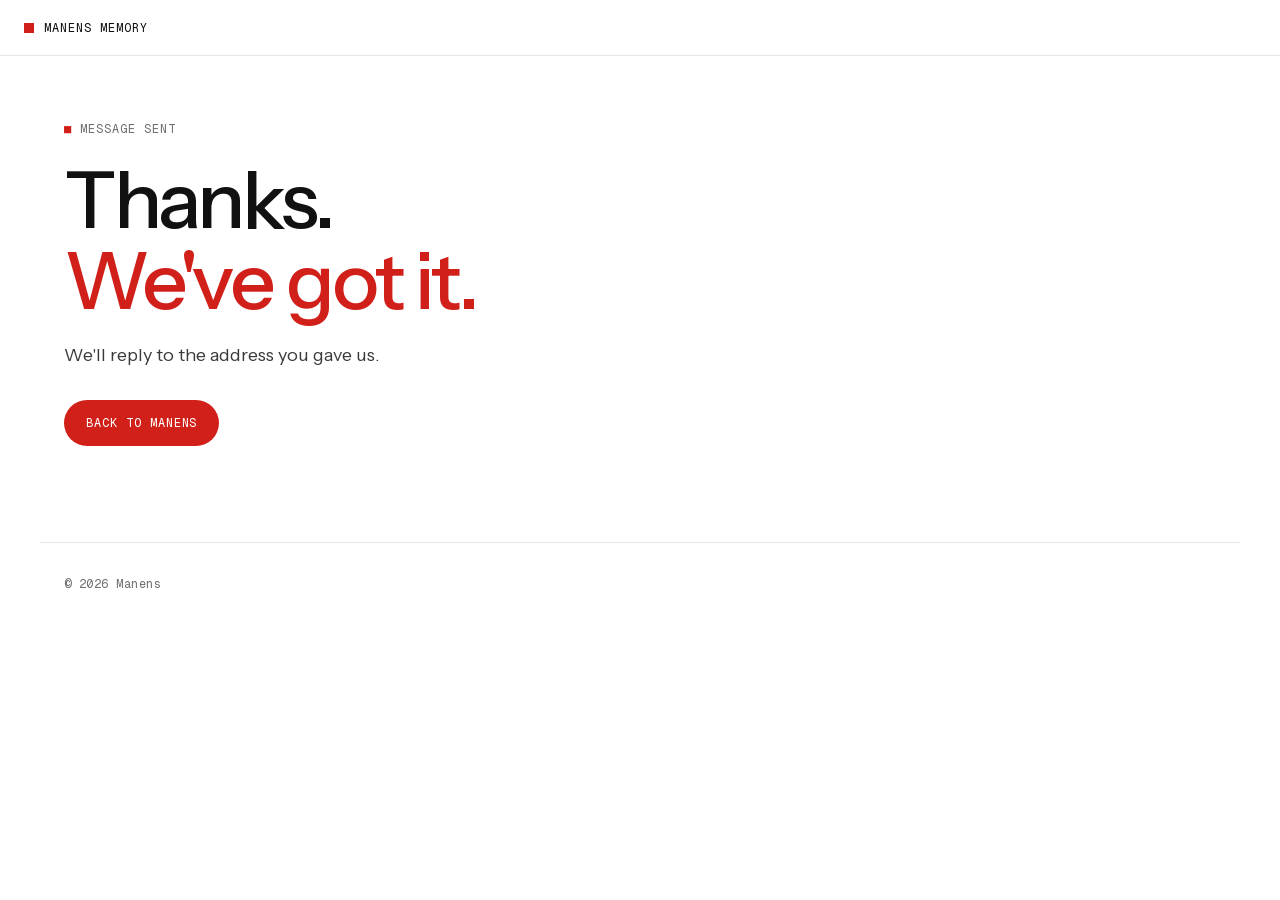
<file: contact/thanks/index.html>
<!DOCTYPE html>
<html lang="en">
<head>
<meta charset="utf-8">
<meta name="viewport" content="width=device-width, initial-scale=1">
<meta http-equiv="Content-Security-Policy" content="default-src 'none'; style-src 'self'; font-src 'self'; img-src 'self'; base-uri 'none'; form-action 'none'">
<meta name="robots" content="noindex">
<title>Thanks – Manens</title>
<meta name="theme-color" content="#ffffff">
<meta name="color-scheme" content="light">
<link rel="icon" href="../../favicon.svg" type="image/svg+xml">
<link rel="preload" href="../../fonts/instrument-sans-var-latin.woff2" as="font" type="font/woff2" crossorigin>
<link rel="preload" href="../../fonts/geist-mono-400-latin.woff2" as="font" type="font/woff2" crossorigin>
<link rel="stylesheet" href="../../style.css">
</head>
<body>
<header class="nav">
  <a class="wordmark" href="../../"><span class="blink" aria-hidden="true"></span><span>Manens Memory</span></a>
</header>
<main id="main" class="page">
  <section class="section section-first">
    <p class="label">Message sent</p>
    <h1 class="display">Thanks. <em>We've got it.</em></h1>
    <p class="lede">We'll reply to the address you gave us.</p>
    <div class="actions"><a class="btn" href="../../">Back to Manens</a></div>
  </section>
</main>
<footer class="footer">
  <p>© 2026 Manens</p>
</footer>
</body>
</html>
</file>
<file: style.css>
/* ============================================================
   manens
   White page, black ink, one red. Mono for labels and data,
   Instrument Sans for everything you read.
   ============================================================ */

@font-face {
  font-family: 'Instrument Sans';
  font-style: normal;
  font-weight: 400 700;
  font-display: swap;
  src: url('fonts/instrument-sans-var-latin.woff2') format('woff2');
}
@font-face {
  font-family: 'Geist Mono';
  font-style: normal;
  font-weight: 400;
  font-display: swap;
  src: url('fonts/geist-mono-400-latin.woff2') format('woff2');
}

:root {
  color-scheme: light;

  --bg:      #ffffff;
  --ink:     #111111;
  --muted:   #6f6f6f;
  --faint:   #e6e6e6;
  --panel:   #f4f4f4;
  --red:     #d1201a;
  --red-ink: #b81a15;   /* red on white at small sizes */

  --font-sans: 'Instrument Sans', -apple-system, BlinkMacSystemFont, 'Helvetica Neue', Arial, sans-serif;
  --font-mono: 'Geist Mono', ui-monospace, SFMono-Regular, Menlo, monospace;

  --shell:  1200px;
  --gutter: 24px;
  --nav-h:  56px;
}

* { box-sizing: border-box; }

/* Small mono labels: tracked caps. */
.caps,
.label, .eyebrow, .tabs a, .wordmark, .env-head, .panel-head > span:first-child, .env-foot,
.steps .n, .held-title, .facts dt, .conditions dt, .env-fields dt, .field span, .btn, .link, .footer, .example .label {
  text-transform: uppercase;
  letter-spacing: .08em;
  font-size: 12px;
}

html { scroll-behavior: smooth; scroll-padding-top: calc(var(--nav-h) + 16px); }
@media (prefers-reduced-motion: reduce) {
  html { scroll-behavior: auto; }
  *, *::before, *::after { animation: none !important; transition: none !important; }
}

body {
  margin: 0;
  background: var(--bg);
  color: var(--ink);
  font-family: var(--font-sans);
  font-size: 17px;
  line-height: 1.5;
  -webkit-font-smoothing: antialiased;
}

a { color: inherit; text-decoration: none; }
p a, .footer a { text-decoration: underline; text-underline-offset: 3px; }
p a:hover, .footer a:hover { color: var(--red-ink); }
:focus-visible { outline: 2px solid var(--red); outline-offset: 3px; }

.skip-link {
  position: absolute; left: var(--gutter); top: -40px;
  background: var(--ink); color: var(--bg);
  padding: 4px 8px; font-family: var(--font-mono); z-index: 100;
}
.skip-link:focus { top: 8px; }

em { font-style: normal; color: var(--red); }

/* ---------- Header ---------- */
.nav {
  position: fixed; top: 0; left: 0; right: 0; z-index: 10;
  height: var(--nav-h);
  padding: 0 var(--gutter);
  display: flex; align-items: center; justify-content: space-between; gap: 24px;
  background: rgba(255,255,255,.86);
  backdrop-filter: blur(8px); -webkit-backdrop-filter: blur(8px);
  border-bottom: 1px solid var(--faint);
  font-family: var(--font-mono); font-size: 12px;
}
.wordmark { display: inline-flex; align-items: center; gap: 10px; font-weight: 400; color: var(--ink); }

.blink {
  display: inline-block; width: 10px; height: 10px;
  background: var(--red);
  animation: blink 1.1s steps(2, start) infinite;
}
@keyframes blink { to { visibility: hidden; } }

.tabs { display: flex; gap: 2px; padding: 3px; border: 1px solid var(--faint); border-radius: 999px; background: rgba(255,255,255,.7); }
.tabs a {
  position: relative;
  padding: 7px 14px;
  border-radius: 999px;
  color: var(--muted);
  transition: color .2s, background .2s;
}
.tabs a:hover { color: var(--ink); background: var(--panel); }
.tabs a.active { color: #fff; background: var(--ink); }
.tabs a.active::before {
  content: ''; display: inline-block; width: 6px; height: 6px; border-radius: 50%;
  background: var(--red); margin-right: 8px; vertical-align: 1px;
}

/* ---------- Type ---------- */
.label {
  font-family: var(--font-mono);
  color: var(--muted); margin: 0 0 22px;
}
.label::before { content: '■ '; color: var(--red); }

.display {
  margin: 0 0 20px;
  font-weight: 500;
  font-size: clamp(34px, 4.6vw, 64px);
  line-height: 1.02;
  letter-spacing: -0.035em;
  max-width: 18ch;
  text-wrap: balance;
}
h1.display { font-size: clamp(42px, 6.2vw, 92px); max-width: 12ch; letter-spacing: -0.04em; }

.lede { font-size: clamp(17px, 1.4vw, 21px); line-height: 1.45; max-width: 56ch; margin: 0 0 32px; color: #3a3a3a; }

.eyebrow { font-family: var(--font-mono); color: var(--muted); margin: 0 0 22px; }

.actions { display: flex; flex-wrap: wrap; gap: 14px 28px; align-items: center; }
.btn {
  display: inline-block;
  background: var(--red); color: #fff;
  font-family: var(--font-mono);
  padding: 14px 22px;
  border: 0; border-radius: 999px; cursor: pointer;
  transition: background .2s, transform .2s, box-shadow .2s;
}
.btn:hover { background: var(--red-ink); transform: translateY(-1px); box-shadow: 0 6px 18px rgba(209,32,26,.22); }
.btn:active { transform: translateY(0); box-shadow: none; }
.link { font-family: var(--font-mono); color: var(--ink); }
.link:hover { color: var(--red-ink); }

/* ---------- Layout ---------- */
.hero, .section, .footer {
  max-width: var(--shell);
  margin: 0 auto;
  padding-left: var(--gutter); padding-right: var(--gutter);
}

.hero {
  padding-top: calc(var(--nav-h) + 64px);
  padding-bottom: 72px;
  display: grid;
  grid-template-columns: minmax(0, 7fr) minmax(0, 5fr);
  gap: 48px;
  align-items: center;
}

.section { padding: 96px 0; border-top: 1px solid var(--faint); padding-left: var(--gutter); padding-right: var(--gutter); }

/* ---------- The brain ---------- */
.brain { position: relative; aspect-ratio: 1; }
.brain canvas { display: block; width: 100%; height: 100%; }

/* ---------- Compare ---------- */
.compare {
  display: grid; grid-template-columns: 1fr 1fr; gap: 24px;
  margin: 48px 0 56px;
}
.panel { margin: 0; border: 1px solid var(--faint); border-radius: 12px; overflow: hidden; background: var(--bg); }
.panel-with { border-color: var(--red); }
.panel-head {
  display: flex; justify-content: space-between; align-items: center;
  padding: 12px 16px;
  font-family: var(--font-mono); font-size: 13px;
  border-bottom: 1px solid var(--faint);
}
.panel-with .panel-head { border-color: var(--red); color: var(--red-ink); }
.panel-head .blink { margin-right: 8px; vertical-align: -1px; }
.status { color: var(--muted); }
.panel-with .status { color: var(--red-ink); }
.floor { display: block; width: 100%; height: auto; }
.panel-notes {
  list-style: none; margin: 0; padding: 14px 16px 16px;
  font-family: var(--font-mono); font-size: 13px; line-height: 1.6;
  color: var(--muted);
}
.panel-notes li::before { content: '– '; }
.panel-notes li[data-result] { color: var(--ink); }
.panel-notes li[data-result]::before { content: '→ '; }
.panel-with .panel-notes li[data-result] { color: var(--red-ink); }


.compare-note { font-family: var(--font-mono); font-size: 13px; color: var(--muted); max-width: 78ch; margin: 0; line-height: 1.6; }

/* ---------- Results ---------- */
.results {
  display: grid; grid-template-columns: repeat(3, 1fr); gap: 32px 24px;
  margin: 48px 0 32px;
}
.result { border-top: 1px solid var(--ink); padding-top: 14px; }
.result-title { margin: 0 0 14px; font-size: 17px; font-weight: 500; }
.bars { display: block; width: 100%; height: auto; }
.result-delta { margin: 12px 0 0; font-family: var(--font-mono); font-size: 13px; color: var(--muted); line-height: 1.5; }
.result-delta em { color: var(--red-ink); }
.results-foot { font-family: var(--font-mono); font-size: 13px; color: var(--muted); max-width: 78ch; margin: 0; line-height: 1.6; }
.results-foot a { color: var(--ink); text-decoration: underline; text-underline-offset: 3px; }
.results-foot a:hover { color: var(--red-ink); }

/* ---------- Environment ---------- */
.env {
  display: grid; grid-template-columns: 1fr 1.3fr 1fr; gap: 24px; align-items: center;
  margin: 48px 0 32px;
}
.env-head { font-family: var(--font-mono); color: var(--muted); margin: 0 0 12px; }
.env-col ul { list-style: none; margin: 0; padding: 0; font-size: 16px; line-height: 1.4; }
.env-col li { padding: 10px 0; border-top: 1px solid var(--faint); }
.env-writes li::after { content: ' →'; color: var(--red); }
.env-reads li::before { content: '→ '; color: var(--red); }

.env-card {
  position: relative; overflow: hidden;
  border: 1px solid var(--ink);
  border-radius: 14px;
  padding: 24px;
  background: var(--bg);
  box-shadow: 0 24px 60px -30px rgba(0,0,0,.25);
}
.env-id {
  display: inline-flex; align-items: center; gap: 8px;
  font-family: var(--font-mono); font-size: 16px;
  background: var(--ink); color: #fff; padding: 8px 12px; border-radius: 6px;
  margin: 0 0 20px;
}
.env-fields { margin: 0; display: grid; gap: 12px; }
.env-fields div { display: grid; grid-template-columns: 80px 1fr; gap: 12px; align-items: baseline; }
.env-fields dt { font-family: var(--font-mono); color: var(--red-ink); margin: 0; }
.env-fields dd { margin: 0; font-size: 16px; line-height: 1.35; }
.env-foot { margin: 20px 0 0; font-family: var(--font-mono); color: var(--muted); font-size: 11px; }

.queries { display: grid; grid-template-columns: 1fr 1fr; gap: 24px; }
.q, .example pre {
  margin: 0; padding: 18px;
  background: var(--panel);
  border-radius: 10px;
  font-family: var(--font-mono); font-size: 13px; line-height: 1.6;
  overflow-x: auto;
}
.q .c { color: var(--muted); }
.q .r { color: var(--red-ink); }

/* ---------- How ---------- */
.steps {
  list-style: none; margin: 40px 0 48px; padding: 0;
  display: grid; grid-template-columns: repeat(3, 1fr); gap: 24px;
}
.steps li { border-top: 1px solid var(--ink); padding-top: 14px; }
.steps .n { font-family: var(--font-mono); color: var(--red-ink); }
.steps h3 { margin: 10px 0 6px; font-size: 22px; font-weight: 500; letter-spacing: -0.01em; }
.steps p { margin: 0; color: #333; }

.stack { margin: 0 0 48px; max-width: 760px; }
.stack svg { display: block; width: 100%; height: auto; }
.stack figcaption { margin-top: 14px; font-family: var(--font-mono); font-size: 13px; color: var(--muted); max-width: 70ch; }

.examples { display: grid; grid-template-columns: 1fr 1fr; gap: 24px; }
.example .label { margin-bottom: 12px; }

/* ---------- Contact ---------- */
.contact-grid { display: grid; grid-template-columns: 1fr 1fr; gap: 48px; }
.form { display: grid; gap: 22px; font-family: var(--font-mono); font-size: 14px; }
.field { display: grid; gap: 6px; }
.field span { color: var(--muted); }
.field input, .field textarea {
  all: unset; display: block; width: 100%;
  border-bottom: 1px solid var(--ink);
  font: inherit; line-height: 1.5; padding: 4px 0;
}
.field textarea { resize: vertical; min-height: 72px; }
.field input:focus, .field textarea:focus { outline: none; border-bottom: 2px solid var(--red); }
.form .btn { justify-self: start; }
.botcheck { position: absolute; left: -9999px; }

/* ---------- Footer ---------- */
.footer {
  padding-top: 32px; padding-bottom: 32px;
  border-top: 1px solid var(--faint);
  display: flex; justify-content: space-between; flex-wrap: wrap; gap: 8px 24px;
  font-family: var(--font-mono); color: var(--muted);
}
.footer p { margin: 0; letter-spacing: .04em; text-transform: none; font-size: 12px; }

/* Grid items with mono blocks inside must be allowed to shrink below their longest line. */
.panel, .env-col, .env-card, .example, .result, .steps li, .hero-copy, .brain { min-width: 0; }

/* ---------- Mobile ---------- */
@media (max-width: 900px) {
  .hero { grid-template-columns: 1fr; padding-top: calc(var(--nav-h) + 40px); gap: 16px; }
  .brain { max-width: 420px; margin: 0 auto; width: 100%; }
  .compare, .results, .env, .queries, .steps, .examples, .contact-grid { grid-template-columns: 1fr; }
  .env { gap: 16px; }
  .env-card { order: -1; }
  .section { padding: 64px 0; padding-left: var(--gutter); padding-right: var(--gutter); }
}
@media (max-width: 640px) {
  :root { --gutter: 16px; }
  .nav { font-size: 12px; }
  .wordmark span:not(.blink) { display: none; }
  .tabs { gap: 0; padding: 2px; }
  .tabs a { padding: 6px 10px; font-size: 11px; letter-spacing: .06em; }
  .tabs a.active::before { display: none; }
  .tab-long { display: none; }
}

/* ---------- Results page ---------- */
.page .section-first { padding-top: calc(var(--nav-h) + 64px); border-top: 0; }
.display-sm { margin: 0 0 20px; font-weight: 500; font-size: clamp(26px, 3vw, 40px); line-height: 1.1; letter-spacing: -0.025em; max-width: 24ch; text-wrap: balance; }
.prose-grid { display: grid; grid-template-columns: 1fr 1fr; gap: 48px; margin: 32px 0; }
.prose-grid p { margin: 0 0 14px; color: #333; }
.conditions { margin: 0; display: grid; gap: 16px; }
.conditions div { border-top: 1px solid var(--faint); padding-top: 12px; }
.conditions dt { font-family: var(--font-mono); margin-bottom: 6px; }
.conditions dt .blink { margin-right: 8px; vertical-align: -1px; }
.conditions dd { margin: 0; color: #333; }
.facts { margin: 0; display: grid; grid-template-columns: repeat(4, 1fr); gap: 24px; padding-top: 24px; border-top: 1px solid var(--ink); }
.facts div { min-width: 0; }
.facts dt { font-family: var(--font-mono); color: var(--muted); margin-bottom: 6px; }
.facts dd { margin: 0; font-size: clamp(22px, 2.4vw, 32px); line-height: 1.15; letter-spacing: -0.02em; font-weight: 500; }
.held { display: grid; grid-template-columns: repeat(4, 1fr); gap: 24px; margin: 32px 0 24px; }
.held-item { border-top: 1px solid var(--ink); padding-top: 12px; min-width: 0; }
.held-title { font-family: var(--font-mono); color: var(--red-ink); margin: 0 0 8px; }
.held-item p:last-child { margin: 0; color: #333; font-size: 16px; }
.measure { display: grid; grid-template-columns: 1fr 1fr; gap: 48px; align-items: center; padding: 32px 0; border-top: 1px solid var(--faint); }
.measure:first-of-type { margin-top: 24px; border-top: 1px solid var(--ink); }
.measure h3 { margin: 0 0 10px; font-weight: 500; font-size: 22px; letter-spacing: -0.01em; }
.measure p { margin: 0; color: #333; }
.measure-chart { min-width: 0; }
.limits { list-style: none; margin: 24px 0 0; padding: 0; max-width: 72ch; }
.limits li { padding: 14px 0; border-top: 1px solid var(--faint); color: #333; }
.limits b { font-weight: 500; color: var(--ink); }
.limits li::before { content: '■ '; color: var(--red); }
@media (max-width: 900px) {
  .prose-grid, .measure { grid-template-columns: 1fr; gap: 20px; }
  .facts, .held { grid-template-columns: 1fr 1fr; }
}
.display em.line { display: block; }
</file>
